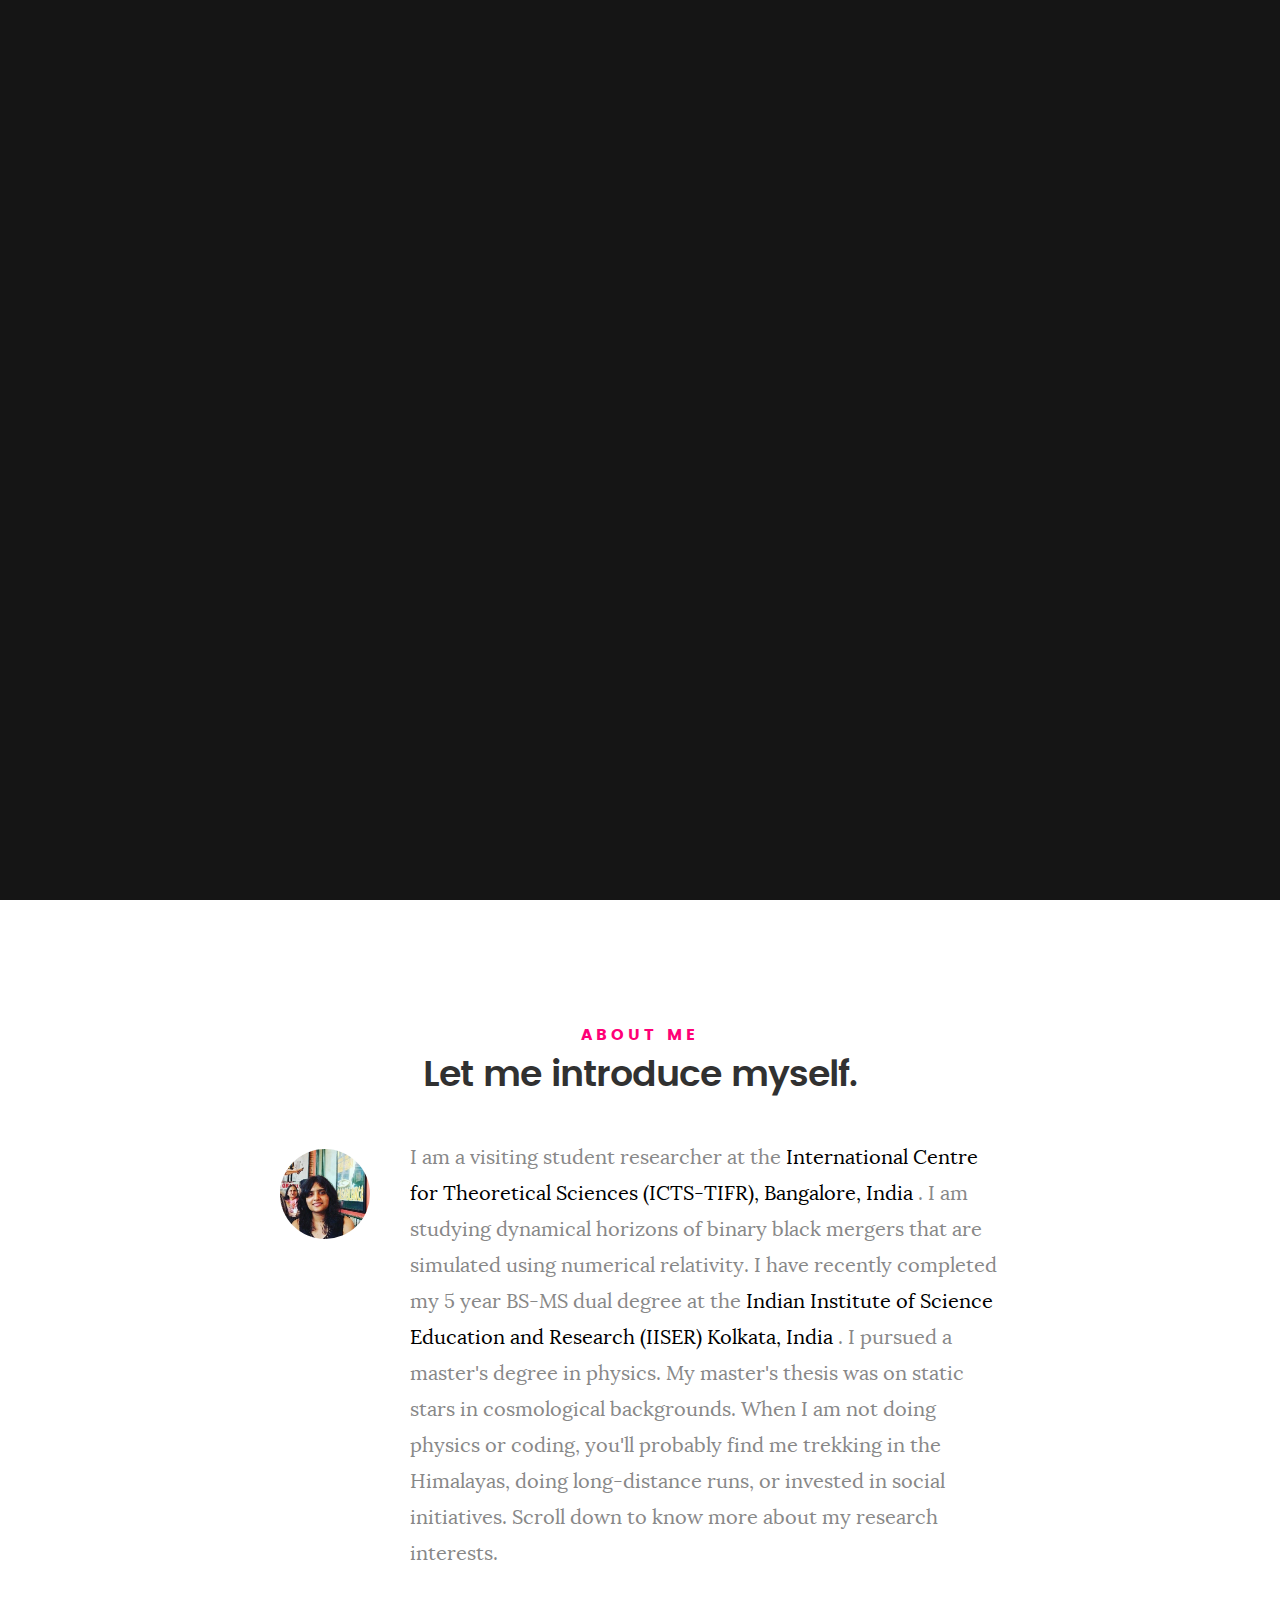
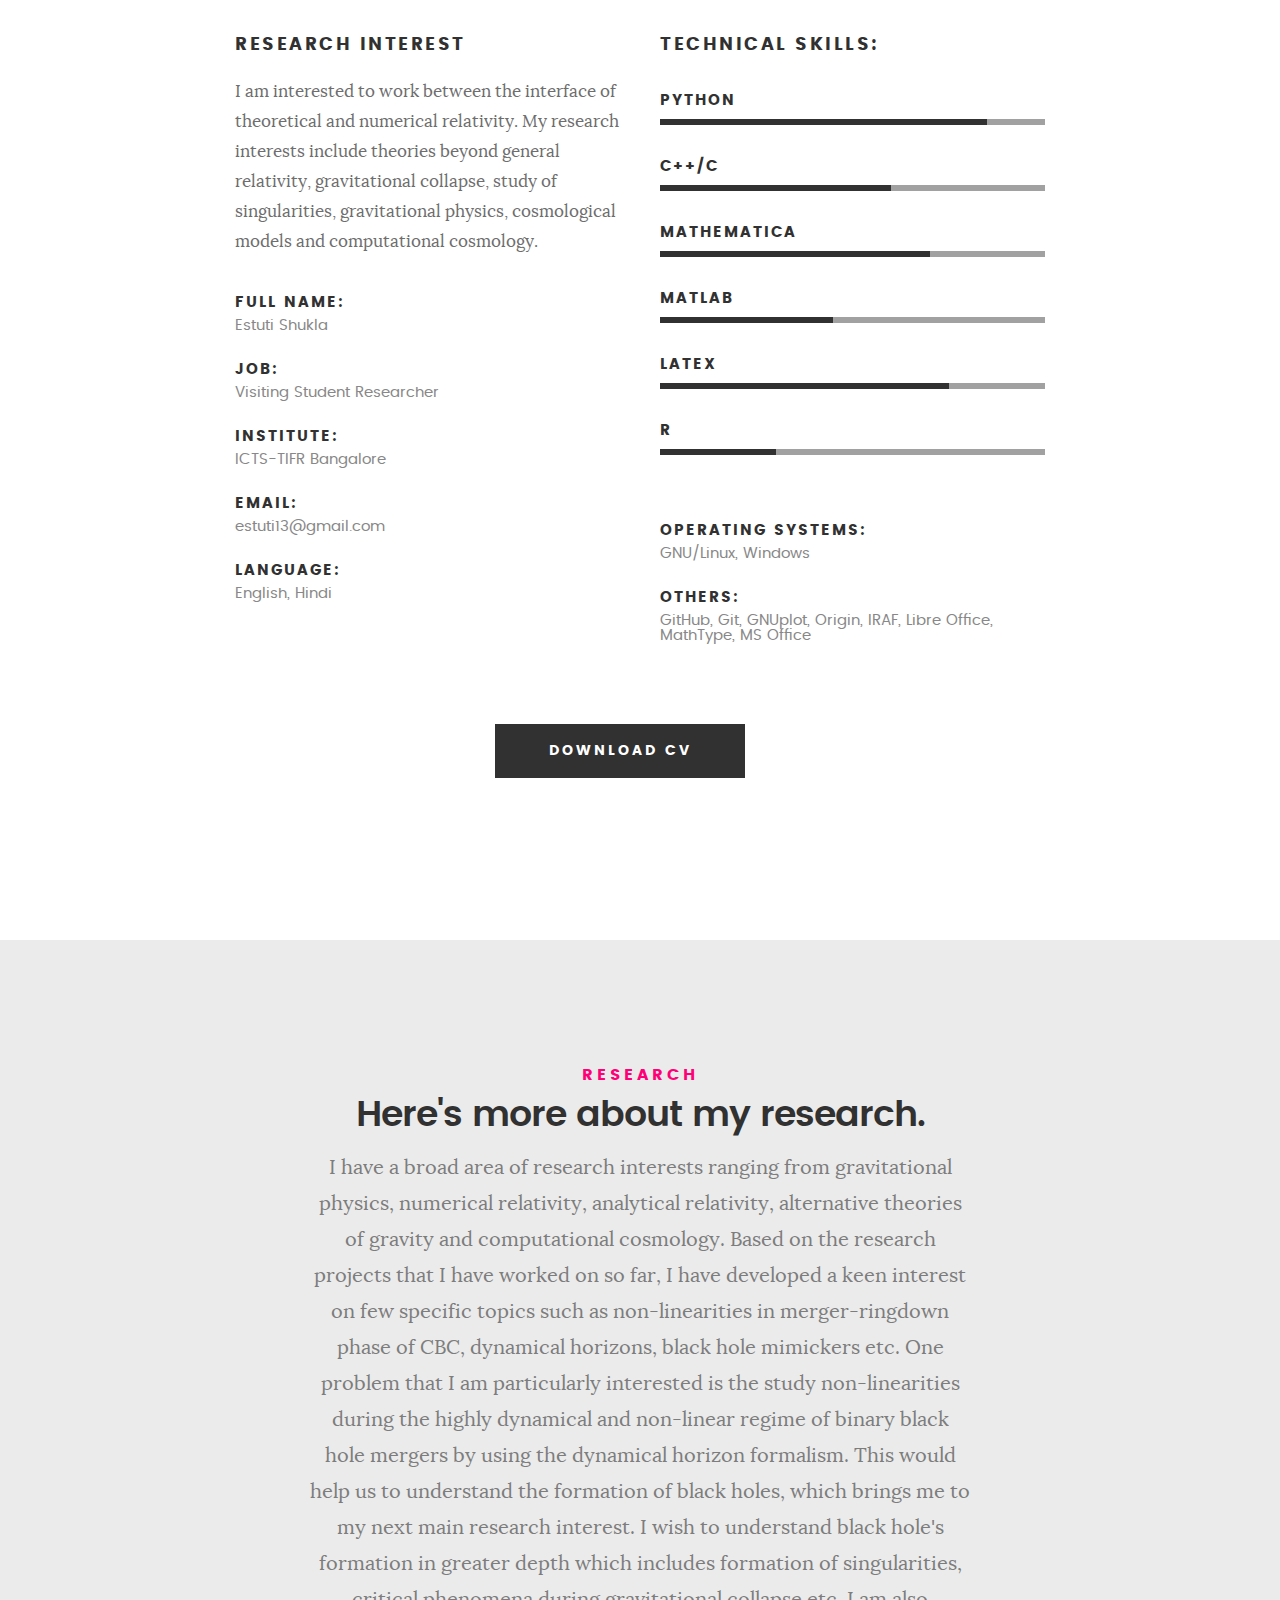
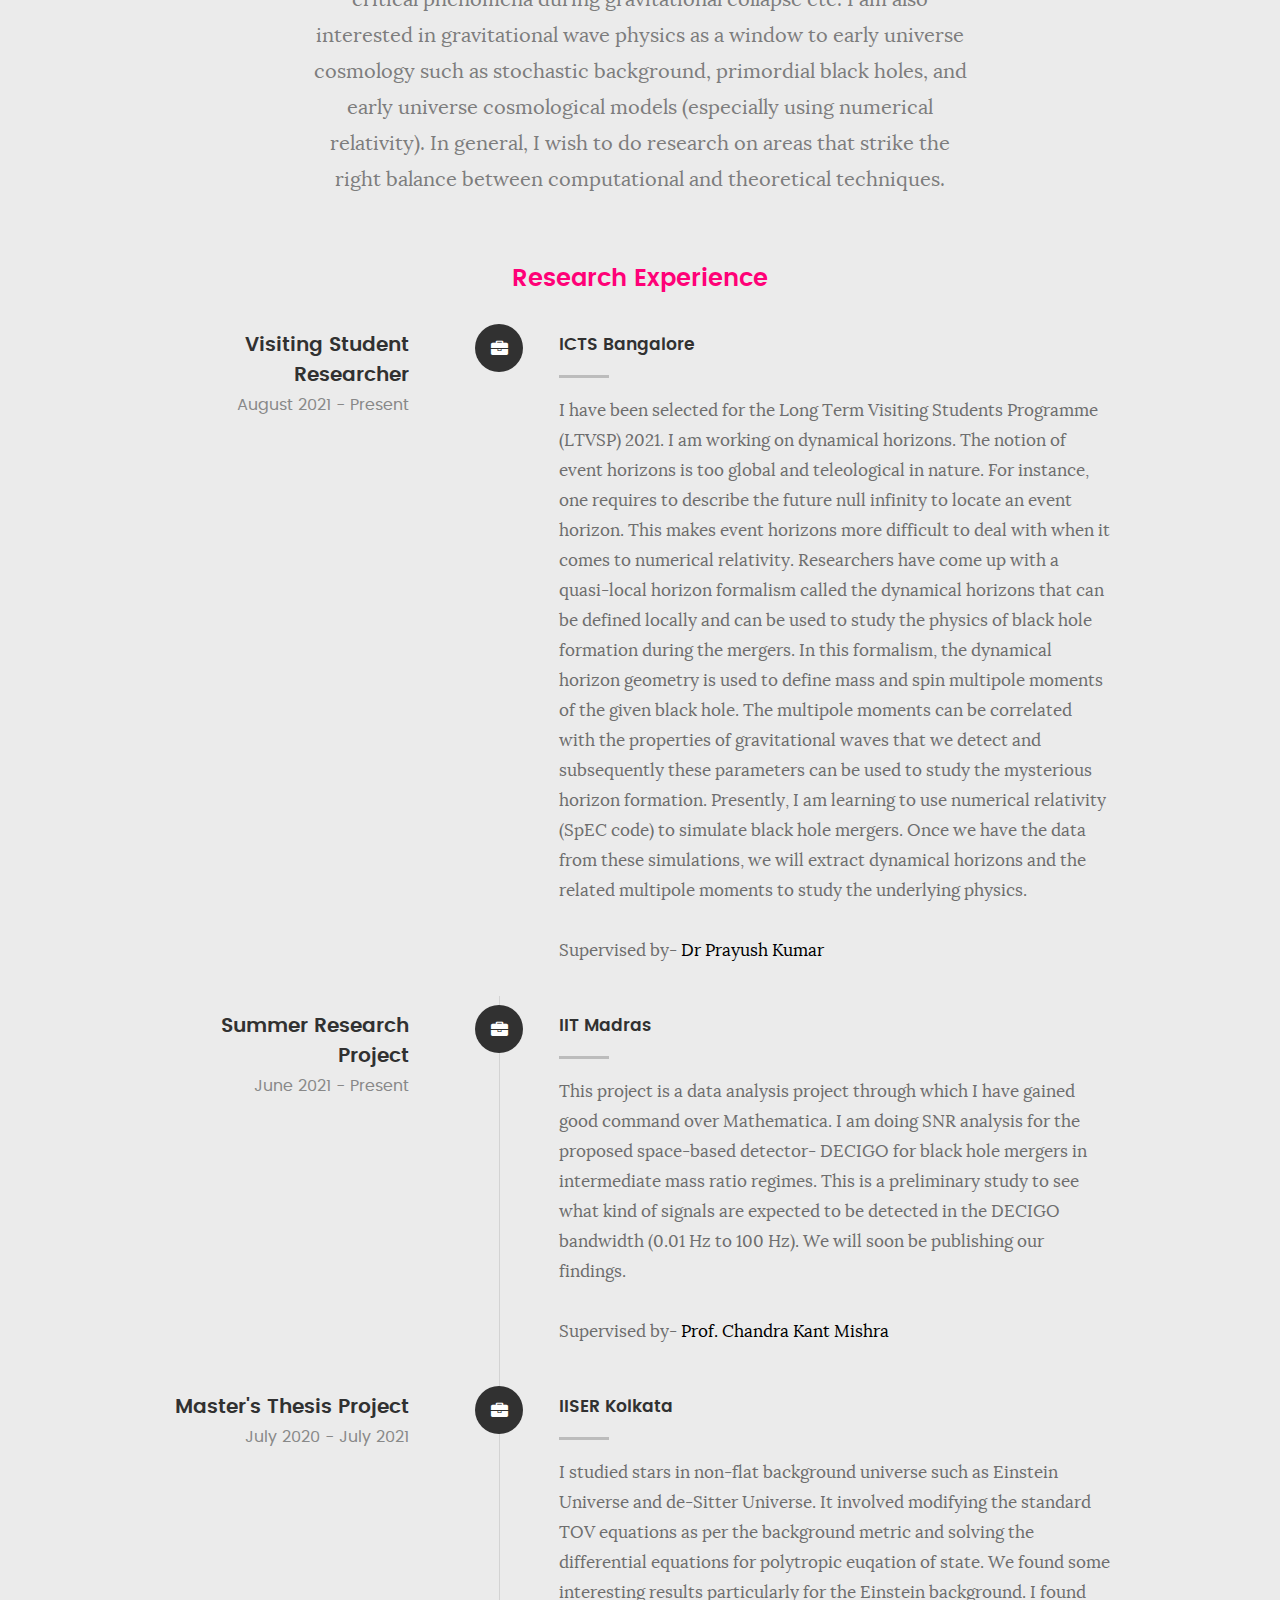
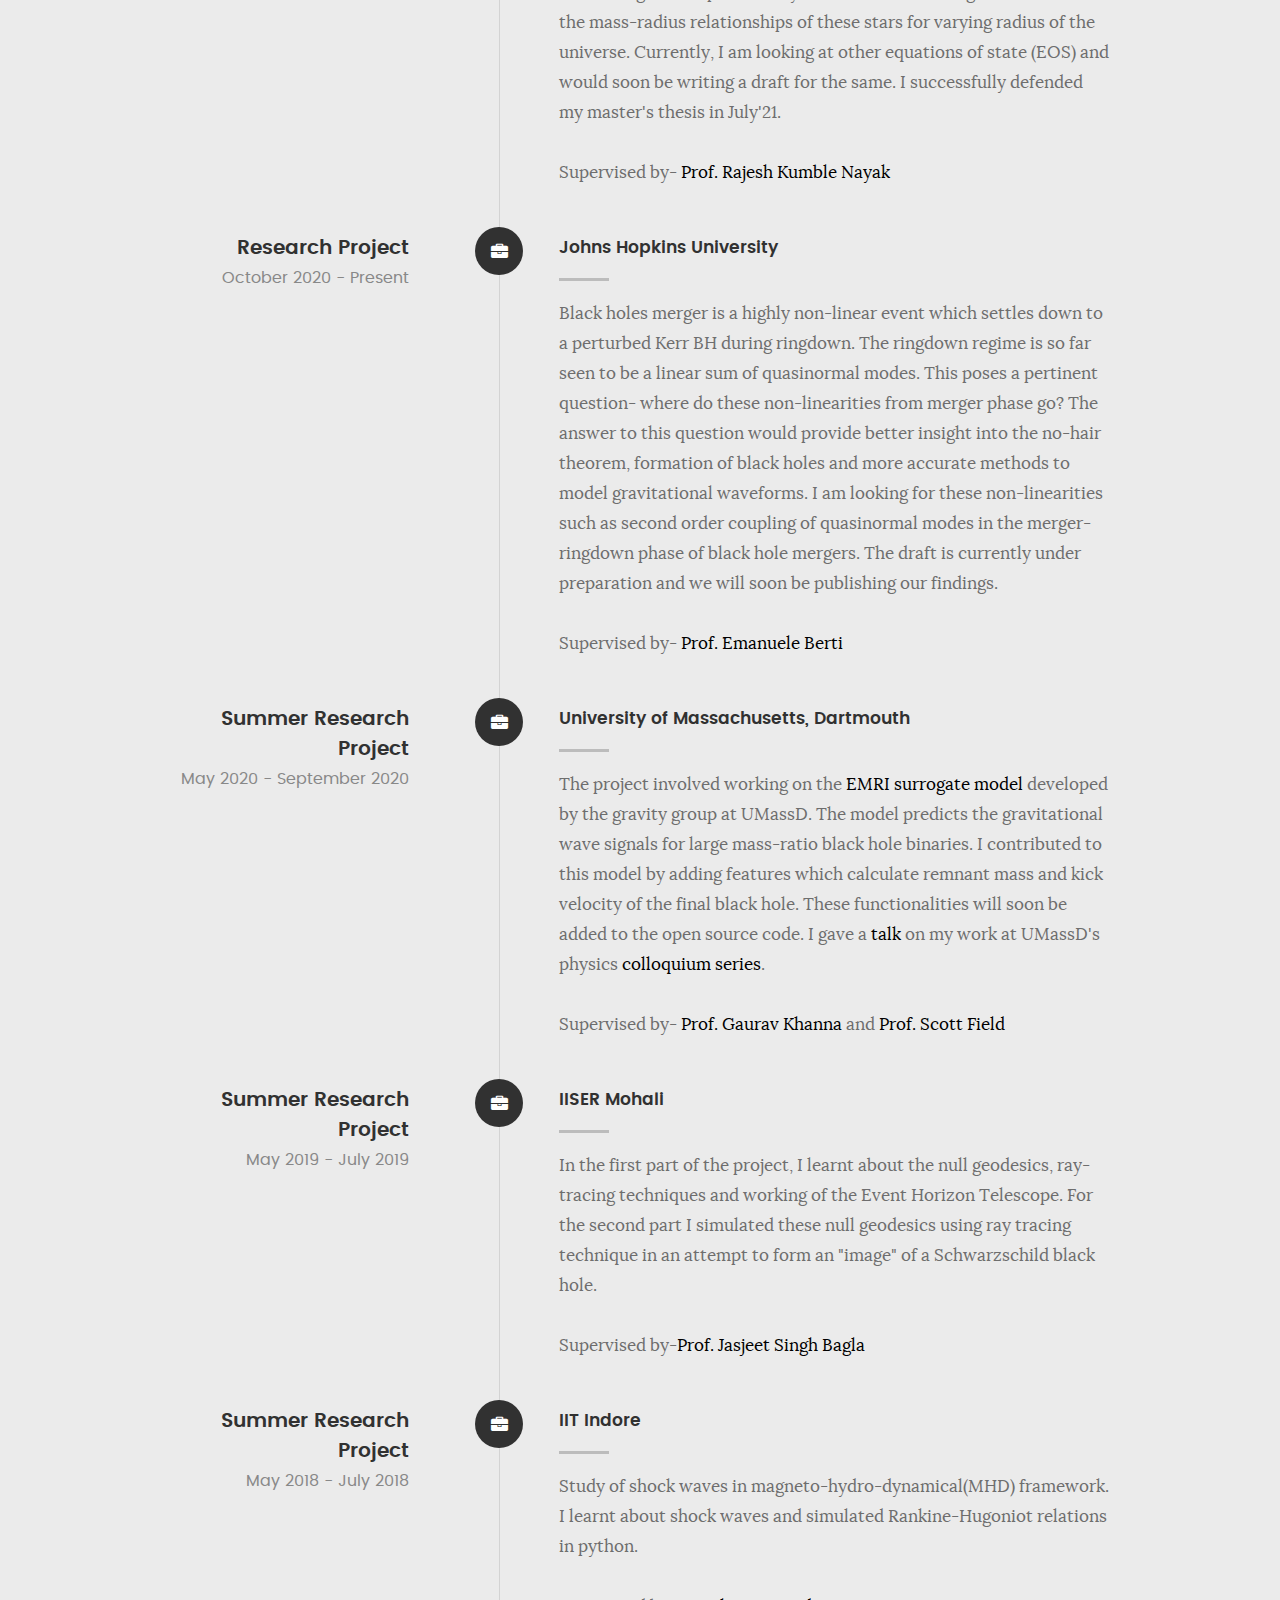
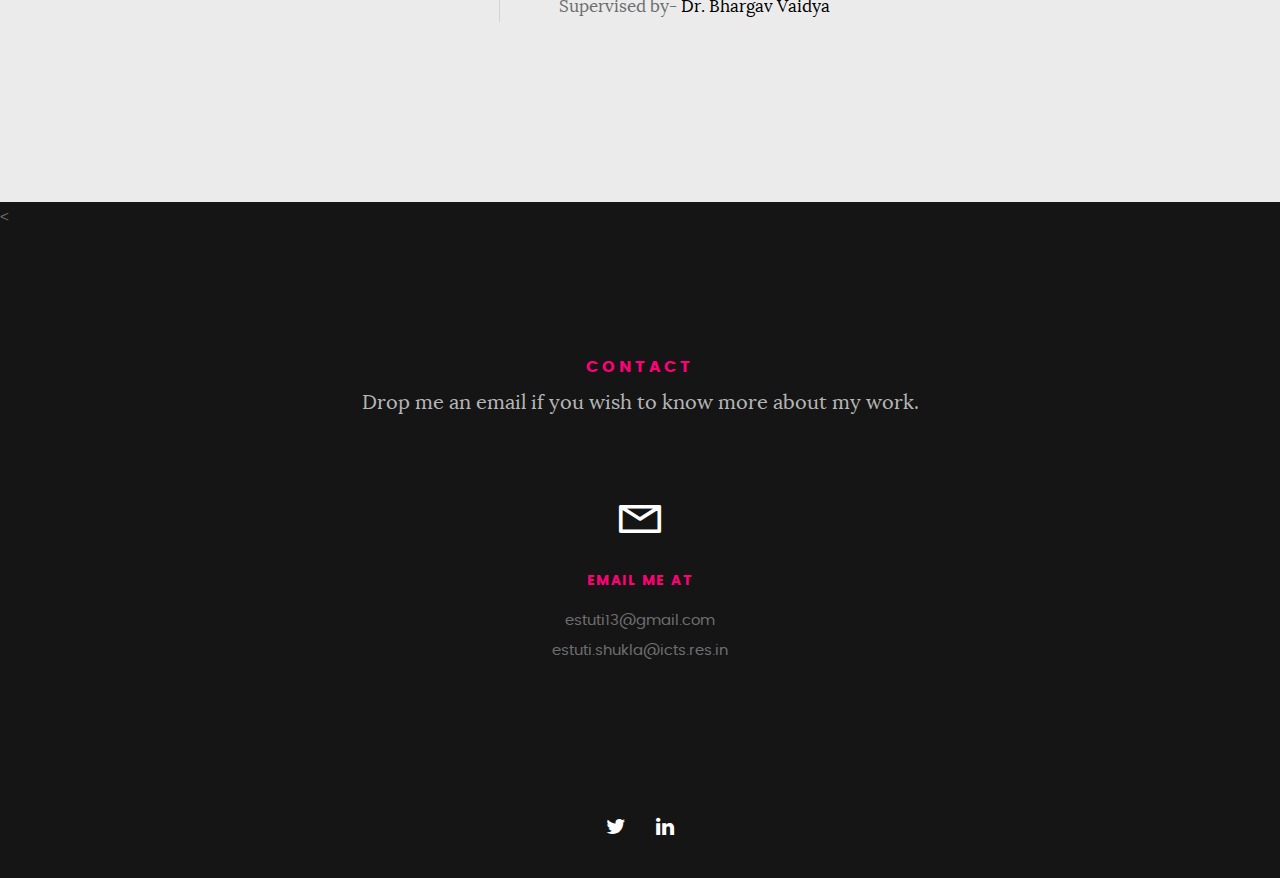
<file: index.html>
<!DOCTYPE html>
<!--[if IE 8 ]><html class="no-js oldie ie8" lang="en"> <![endif]-->
<!--[if IE 9 ]><html class="no-js oldie ie9" lang="en"> <![endif]-->
<!--[if (gte IE 9)|!(IE)]><!--><html class="no-js" lang="en"> <!--<![endif]-->
<head>
	<!-- Global site tag (gtag.js) - Google Analytics -->
    <script async src="https://www.googletagmanager.com/gtag/js?id=UA-174981708-1"></script>
	<script>
	window.dataLayer = window.dataLayer || [];
	function gtag(){dataLayer.push(arguments);}
	gtag('js', new Date());

	gtag('config', 'UA-174981708-1');
	</script>

   <!--- basic page needs
   ================================================== -->
    <meta http-equiv="Content-Type" content="text/html; charset="utf-8"/>
	<title>Estuti Shukla</title>
	<meta name="description" content="Estuti Shukla's Webpage">  
	<meta name="author" content="Estuti">
	<meta name="keywords" content="Estuti,Shukla, Estuti Shukla,Personal Website, IISER Kolkata, physics, gravitational physics">

   <!-- mobile specific metas
   ================================================== -->
	<meta name="viewport" content="width=device-width, initial-scale=1, maximum-scale=1">

 	<!-- CSS
   ================================================== -->
   <link rel="stylesheet" href="css/base.css">  
   <link rel="stylesheet" href="css/main.css">
   <link rel="stylesheet" href="css/vendor.css">     

   <!-- script
   ================================================== -->   
	<script src="js/modernizr.js"></script>
	<script src="js/pace.min.js"></script>

   <!-- favicons
	================================================== -->
	<link rel="icon" type="image/png" href="favicon.png">

</head>
	<meta name="google-site-verification" content="faxMOGBWMLlzoenO6YXyMQrvOXZHUB4O2vJECYgItAc" />
<body id="top">

	<!-- header 
   ================================================== -->
   <header>   	
   	<div class="row">

   		<div class="side-bar">
   			<a class="menu-toggle" href="#"><span>Menu</span></a>

	   		<div class="logo">
		         <a href="index.html"></a>
		      </div>		      

		   	<nav id="main-nav-wrap">
					<ul class="main-navigation">
						<li class="current"><a class="smoothscroll"  href="#intro" title="">Home</a></li>
						<li><a class="smoothscroll"  href="#about" title="">About Me</a></li>
						<li><a class="smoothscroll"  href="#resume" title="">Research</a></li>
						<li><a class="smoothscroll"  href="#contact" title="">Contact</a></li>					
					</ul>
				</nav>    		
   		</div> <!-- /top-bar --> 
   		
   	</div> <!-- /row --> 		
   </header> <!-- /header -->

	<!-- intro section
   ================================================== -->
   <section id="intro">   

   	<div class="intro-overlay"></div>	

   	<div class="intro-content">
   		<div class="row">

   			<div class="col-twelve">

	   			<h5>Hello, World.</h5>
	   			<h1>I'm Estuti Shukla.</h1>

	   			<p class="intro-position">
	   				<span>Physics Graduate Student</span> 
	   			</p>

	   			<a class="button stroke smoothscroll" href="#about" title="">More About Me</a>

	   		</div>  
   			
   		</div>   		 		
   	</div> <!-- /intro-content --> 

   	<ul class="intro-social">        
         <li><a href="https://twitter.com/e__shukla"><i class="fa fa-twitter"></i></a></li>
         <li><a href="https://www.linkedin.com/in/estuti-shukla-984a0b147/"><i class="fa fa-linkedin"></i></a></li>
         
    </ul> <!-- /intro-social -->      	

   </section> <!-- /intro -->


   <!-- about section
   ================================================== -->
   <section id="about">  

   	<div class="row section-intro">
   		<div class="col-twelve">

   			<h5>About Me</h5>
   			<h1>Let me introduce myself.</h1>

   			<div class="intro-info">

   				<img src="images/profile-pic.jpg" alt="Profile Picture">

   				<p class="lead">I am a visiting student researcher at the <a href= https://www.icts.res.in/> International Centre for Theoretical Sciences (ICTS-TIFR), Bangalore, India </a>. I am studying dynamical horizons of binary black mergers that are simulated using numerical relativity. I have recently completed my 5 year BS-MS dual degree at the <a href= https://www.iiserkol.ac.in> Indian Institute of Science Education and Research (IISER) Kolkata, India </a>. I pursued a master's degree in physics. My master's thesis was on static stars in cosmological backgrounds. When I am not doing physics or coding, you'll probably find me trekking in the Himalayas, doing long-distance runs, or invested in social initiatives. Scroll down to know more about my research interests. </p>
   			</div>   			

   		</div>   		
   	</div> <!-- /section-intro -->

   	<div class="row about-content">

   		<div class="col-six tab-full">

   			<h3>Research Interest</h3>
   			<p>I am interested to work between the interface of theoretical and numerical relativity. My research interests include theories beyond general relativity, gravitational collapse, study of singularities, gravitational physics, cosmological models and computational cosmology. </p>

   			<ul class="info-list">
   				<li>
   					<strong>Full name:</strong>
   					<span>Estuti Shukla</span>
   				</li>
   				<li>
   					<strong>Job:</strong>
   					<span>Visiting Student Researcher</span>
   				</li>
   				<li>
   					<strong>Institute:</strong>
   					<span>ICTS-TIFR Bangalore</span>
   				</li>
   				<li>
   					<strong>Email:</strong>
   					<span>estuti13@gmail.com</span>
					
   				</li>
                <li>
   					<strong>Language:</strong>
   					<span>English, Hindi</span>
   				</li>
   				  
   			</ul> <!-- /info-list -->

   		</div>

   		<div class="col-six tab-full">

   			<h3>Technical Skills:</h3>
   			
				<ul class="skill-bars">
				   <li>
				   	<div class="progress percent85"></div>
				   	<strong>Python</strong>
				   </li>
				   <li>
				   	<div class="progress percent60"></div>
				   	<strong>C++/C</strong>
				   </li>
				   <li>
				   	<div class="progress percent70"></div>
				   	<strong>Mathematica</strong>
				   </li>

				   <li>
				   	<div class="progress percent45"></div>
				   	<strong>MATLAB</strong>
				   </li>
				    <li>

				   	<div class="progress percent75"></div>
				   	<strong>LATEX</strong>
				   </li>

				   <li>
				   	<div class="progress percent30"></div>
				   	<strong>R</strong>
				   </li>
				         
				</ul> <!-- /skill-bars -->		
            
			<ul class="info-list">
   				<li>
   					<strong>Operating Systems:</strong><span>GNU/Linux, Windows</span>
				</li>
				<li>
					<strong>Others:</strong><span>GitHub, Git, GNUplot, Origin, IRAF, Libre Office, MathType, MS Office</span>
				</li>
			</ul>
   		</div>

   	</div>

   	<div class="row button-section">
   		<div class="col-twelve">
   			<a href="Estuti_CV.pdf" title="Download CV" class="button button-primary">Download CV</a>
   		</div>   		
   	</div>

   </section> <!-- /process-->    


   <!-- resume Section
   ================================================== -->
	<section id="resume" class="grey-section">

		<div class="row section-intro">
   		<div class="col-twelve">

   			<h5>Research</h5>
   			<h1>Here's more about my research.</h1>

   			<p class="lead">I have a broad area of research interests ranging from gravitational physics, numerical relativity, analytical relativity, alternative theories of gravity and computational cosmology. Based on the research projects that I have worked on so far, I have developed a keen interest on few specific topics such as non-linearities in merger-ringdown phase of CBC, dynamical horizons, black hole mimickers etc. One problem that I am particularly interested is the study non-linearities during the highly dynamical and non-linear regime of binary black hole mergers by using the dynamical horizon formalism. This would help us to understand the formation of black holes, which brings me to my next main research interest. I wish to understand black hole's formation in greater depth which includes formation of singularities, critical phenomena during gravitational collapse etc. I am also interested in gravitational wave physics as a window to early universe cosmology such as stochastic background, primordial black holes, and early universe cosmological models (especially using numerical relativity). In general, I wish to do research on areas that strike the right balance between computational and theoretical techniques. </p>

   		</div>   		
   	</div> <!-- /section-intro--> 

   	<div class="row resume-timeline">

   		<div class="col-twelve resume-header">

   			<h2>Research Experience</h2>

   		</div> <!-- /resume-header -->

   		<div class="col-twelve">
				<div class="timeline-block">

	   				<div class="timeline-ico">
	   					<i class="fa fa-briefcase"></i>
	   				</div>

	   				<div class="timeline-header">
	   					<h3>Visiting Student Researcher</h3>
	   					<p>August 2021 - Present </p>
	   				</div>

	   				<div class="timeline-content">
	   					<h4>ICTS Bangalore</h4>
	   					<p>I have been selected for the Long Term Visiting Students Programme (LTVSP) 2021. I am working on dynamical horizons. The notion of event horizons is too global and teleological in nature. For instance, one requires to describe the future null infinity to locate an event horizon. This makes event horizons more difficult to deal with when it comes to numerical relativity. Researchers have come up with a quasi-local horizon formalism called the dynamical horizons that can be defined locally and can be used to study the physics of black hole formation during the mergers. In this formalism, the dynamical horizon geometry is used to define mass and spin multipole moments of the given black hole. The multipole moments can be correlated with the properties of gravitational waves that we detect and subsequently these parameters can be used to study the mysterious horizon formation. Presently, I am learning to use numerical relativity (SpEC code) to simulate black hole mergers. Once we have the data from these simulations, we will extract dynamical horizons and the related multipole moments to study the underlying physics. </p><p>Supervised by- <a href=https://www.icts.res.in/people/prayush-kumarl> Dr Prayush Kumar </a></p>
	   				</div>

	   			</div> <!-- /timeline-block -->
				
   			<div class="timeline-wrap">
   							<div class="timeline-block">

	   				<div class="timeline-ico">
	   					<i class="fa fa-briefcase"></i>
	   				</div>

	   				<div class="timeline-header">
	   					<h3>Summer Research Project</h3>
	   					<p>June 2021 - Present</p>
	   				</div>

	   				<div class="timeline-content">
	   					<h4>IIT Madras</h4>
	   					<p>This project is a data analysis project through which I have gained good command over Mathematica. I am doing SNR analysis for the proposed space-based detector- DECIGO for black hole mergers in intermediate mass ratio regimes. This is a preliminary study to see what kind of signals are expected to be detected in the DECIGO bandwidth (0.01 Hz to 100 Hz). We will soon be publishing our findings. </p><p>Supervised by- <a href = https://iitm.irins.org/profile/68393> Prof. Chandra Kant Mishra </a>  </p>
	   				</div>

	   			</div> <!-- /timeline-block -->


   				<div class="timeline-block">

	   				<div class="timeline-ico">
	   					<i class="fa fa-briefcase"></i>
	   				</div>

	   				<div class="timeline-header">
	   					<h3>Master's Thesis Project</h3>
	   					<p>July 2020 - July 2021</p>
	   				</div>

	   				<div class="timeline-content">
	   					<h4>IISER Kolkata</h4>
	   					<p>I studied stars in non-flat background universe such as Einstein Universe and de-Sitter Universe. It involved modifying the standard TOV equations as per the background metric and solving the differential equations for polytropic euqation of state. We found some interesting results particularly for the Einstein background. I found the mass-radius relationships of these stars for varying radius of the universe. Currently, I am looking at other equations of state (EOS) and would soon be writing a draft for the same. I successfully defended my master's thesis in July'21. </p><p>Supervised by- <a href=https://www.iiserkol.ac.in/~rajesh/me.html> Prof. Rajesh Kumble Nayak </a></p>
	   				</div>

	   			</div> <!-- /timeline-block -->
				<div class="timeline-block">

	   				<div class="timeline-ico">
	   					<i class="fa fa-briefcase"></i>
	   				</div>

	   				<div class="timeline-header">
	   					<h3>Research Project</h3>
	   					<p>October 2020 - Present</p>
	   				</div>

	   				<div class="timeline-content">
	   					<h4>Johns Hopkins University</h4>
	   					<p>Black holes merger is a highly non-linear event which settles down to a perturbed Kerr BH during ringdown. The ringdown regime is so far seen to be a linear sum of quasinormal modes. This poses a pertinent question- where do these non-linearities from merger phase go? The answer to this question would provide better insight into the no-hair theorem, formation of black holes and more accurate methods to model gravitational waveforms. I am looking for these non-linearities such as second order coupling of quasinormal modes in the merger-ringdown phase of black hole mergers. The draft is currently under preparation and we will soon be publishing our findings.</p><p>Supervised by- <a href = https://physics-astronomy.jhu.edu/directory/emanuele-berti/> Prof. Emanuele Berti </a>  </p>
	   				</div>

	   			</div> <!-- /timeline-block -->


	   			<div class="timeline-block">

	   				<div class="timeline-ico">
	   					<i class="fa fa-briefcase"></i>
	   				</div>

	   				<div class="timeline-header">
	   					<h3>Summer Research Project</h3>
	   					<p>May 2020 - September 2020</p>
	   				</div>

	   				<div class="timeline-content">
	   					<h4>University of Massachusetts, Dartmouth</h4>
	   					<p>The project involved working on the <a href= https://arxiv.org/abs/1910.10473> EMRI surrogate model </a> developed by the gravity group at UMassD. The model predicts the gravitational wave signals for large mass-ratio black hole binaries. I contributed to this model by adding features which calculate remnant mass and kick velocity of the final black hole. These functionalities will soon be added to the open source code. I gave a <a href="Talk.pdf"> talk </a>on my work at UMassD's physics <a href= https://umassd.zoom.us/rec/play/ypWyjZ94E1tTBgIkJKzUc4EwBi3VGAB1oZ6rnbtdv78ALAjBvpZS5MxU_o-uix9g-bhGjykzJlYI94iL.00HYTvH7qjaI9WnW?continueMode=true&_x_zm_rtaid=Gk11VIMDSJiWLIcASRKV0A.1601146298855.b0e8f7ec91d43dea17969fb956908953&_x_zm_rhtaid=39> colloquium series</a>.</p><p>Supervised by- <a href = https://www.umassd.edu/directory/gkhanna/ > Prof. Gaurav Khanna </a> and <a href= https://www.umassd.edu/directory/sfield/ > Prof. Scott Field </a> </p>
	   				</div>

	   			</div> <!-- /timeline-block -->

	   			<div class="timeline-block">

	   				<div class="timeline-ico">
	   					<i class="fa fa-briefcase"></i>
	   				</div>

	   				<div class="timeline-header">
	   					<h3>Summer Research Project</h3>
	   					<p>May 2019 - July 2019</p>
	   				</div>

	   				<div class="timeline-content">
	   					<h4>IISER Mohali</h4>
	   					<p> In the first part of the project, I learnt about the null geodesics, ray-tracing techniques and working of the Event Horizon Telescope. For the second part I simulated these null geodesics using ray tracing technique in an attempt to form an "image" of a Schwarzschild black hole.</p><p>Supervised by-<a href=http://www.iisermohali.ac.in/faculty/dps/jasjeet>Prof. Jasjeet Singh Bagla </a></p>
	   				</div>

	   			</div> <!-- /timeline-block -->
				
				<div class="timeline-block">

	   				<div class="timeline-ico">
	   					<i class="fa fa-briefcase"></i>
	   				</div>

	   				<div class="timeline-header">
	   					<h3>Summer Research Project</h3>
	   					<p>May 2018 - July 2018</p>
	   				</div>

	   				<div class="timeline-content">
	   					<h4>IIT Indore</h4>
	   					<p> Study of shock waves in magneto-hydro-dynamical(MHD) framework. I learnt about shock waves and simulated Rankine-Hugoniot relations in python.                     
						</p><p>Supervised by- <a href=http://people.iiti.ac.in/~bvaidya/>Dr. Bhargav Vaidya  </a></p>
	   				</div>

	   			</div> <!-- /timeline-block -->
				
				</div> <!-- /timeline-wrap -->   			

   		</div> <!-- /col-twelve -->
   		
   	</div> <!-- /resume-timeline -->
   	
   		
	</section> <!-- /features -->


	<
   <!-- contact
   ================================================== -->
	<section id="contact">

		<div class="row section-intro">
   		<div class="col-twelve">

   			<h5>Contact</h5>
   			
   			<p class="lead">Drop me an email if you wish to know more about my work. </p>

   		</div> 
   	</div> <!-- /section-intro -->

   	
   	<div class="row contact-info">

   		
   		<div class="tab-full ">

   			<div class="icon">
   				<i class="icon-mail"></i>
   			</div>

   			<h5>Email Me At</h5>

   			<p>estuti13@gmail.com<br>
			   estuti.shukla@icts.res.in			     
			   </p>

   		</div>

   		
   	</div> <!-- /contact-info -->
		
	</section> <!-- /contact -->


   <!-- footer
   ================================================== -->

   <footer>
     	<div class="row">

     		<div class="row contact-info">

     			<ul class="footer-social">        
			            
					
					<li><a href="https://twitter.com/e__shukla"><i class="fa fa-twitter"></i></a></li>
					<li><a href="https://www.linkedin.com/in/estuti-shukla-984a0b147/"><i class="fa fa-linkedin"></i></a></li>
					
     		</ul> 
	      		
	      </div>

      	
	      	<div id="go-top">
		         <a class="smoothscroll" title="Back to Top" href="#top"><i class="fa fa-long-arrow-up"></i></a>
		      </div>

      	</div> <!-- /row -->     	
   </footer>  

   <div id="preloader"> 
    	<div id="loader"></div>
   </div> 

   <!-- Java Script
   ================================================== --> 
   <script src="js/jquery-2.1.3.min.js"></script>
   <script src="js/plugins.js"></script>
   <script src="js/main.js"></script>

</body>

</html>
</file>
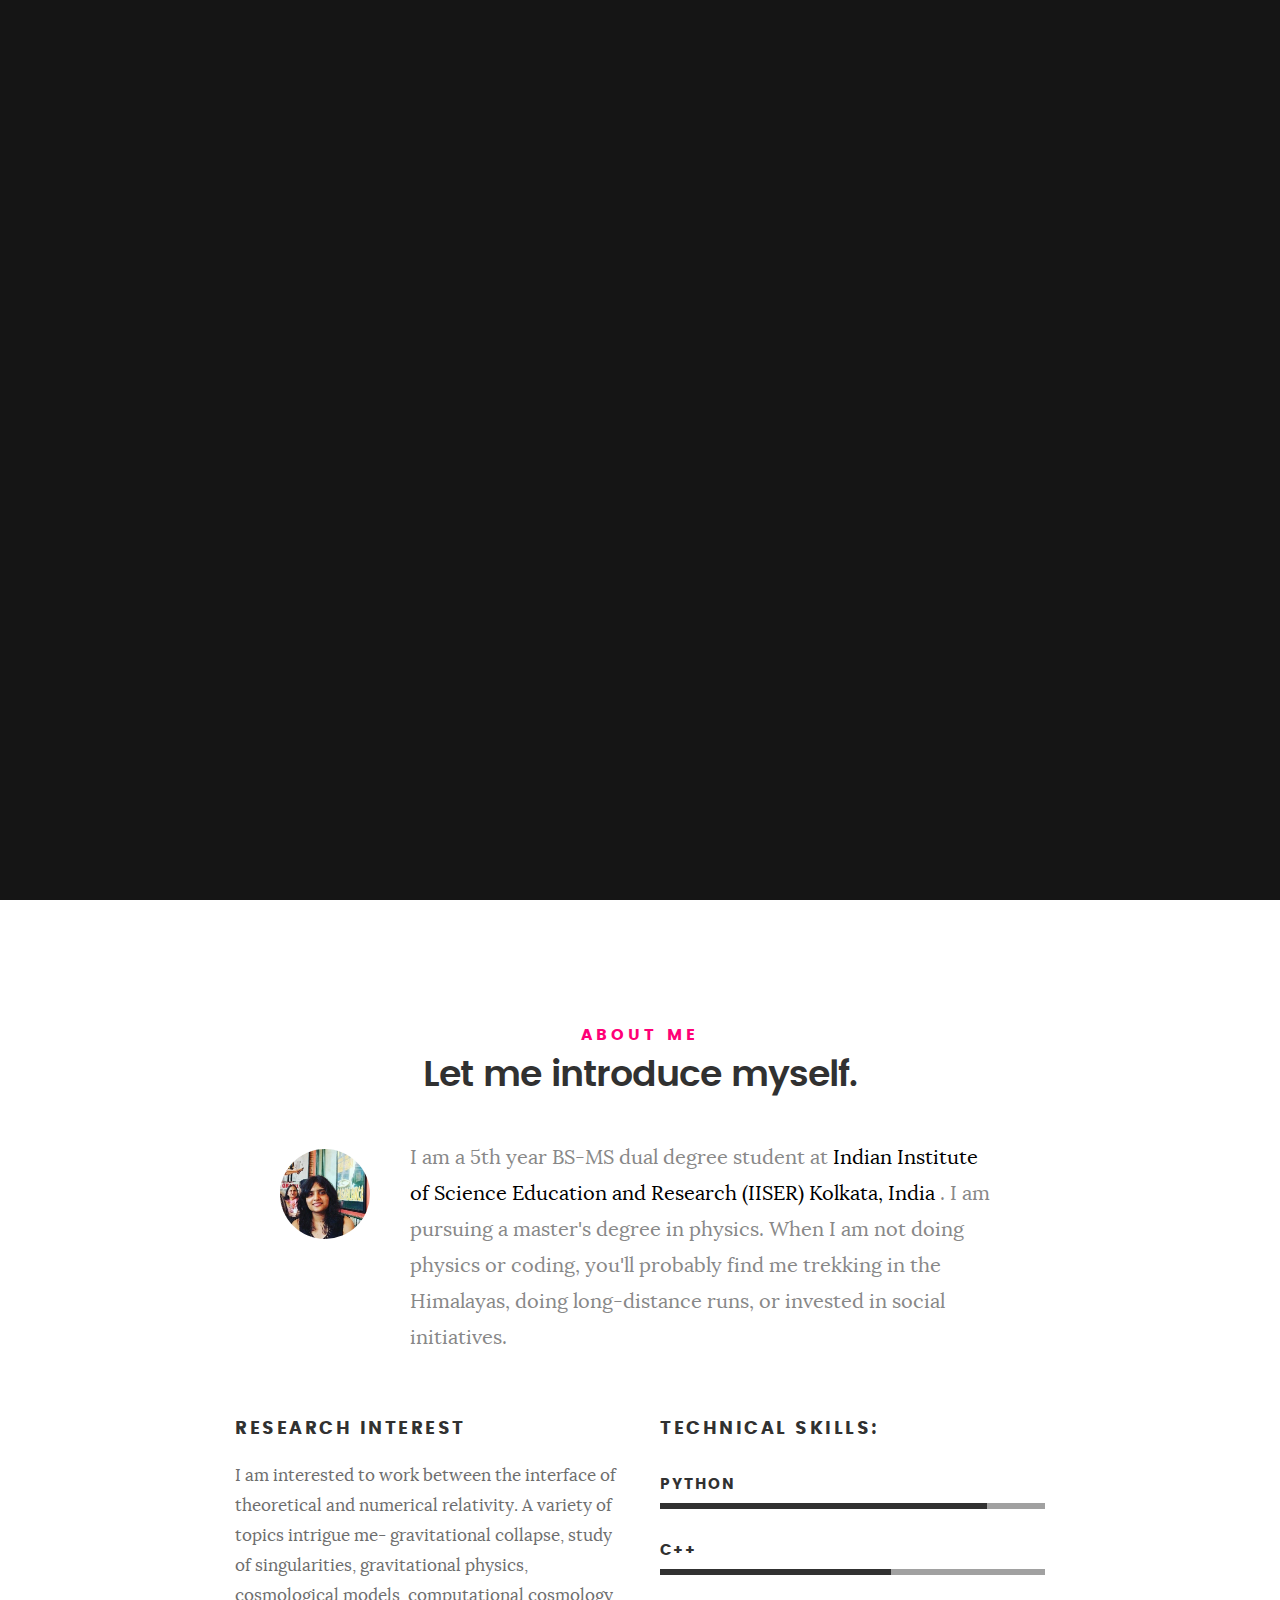
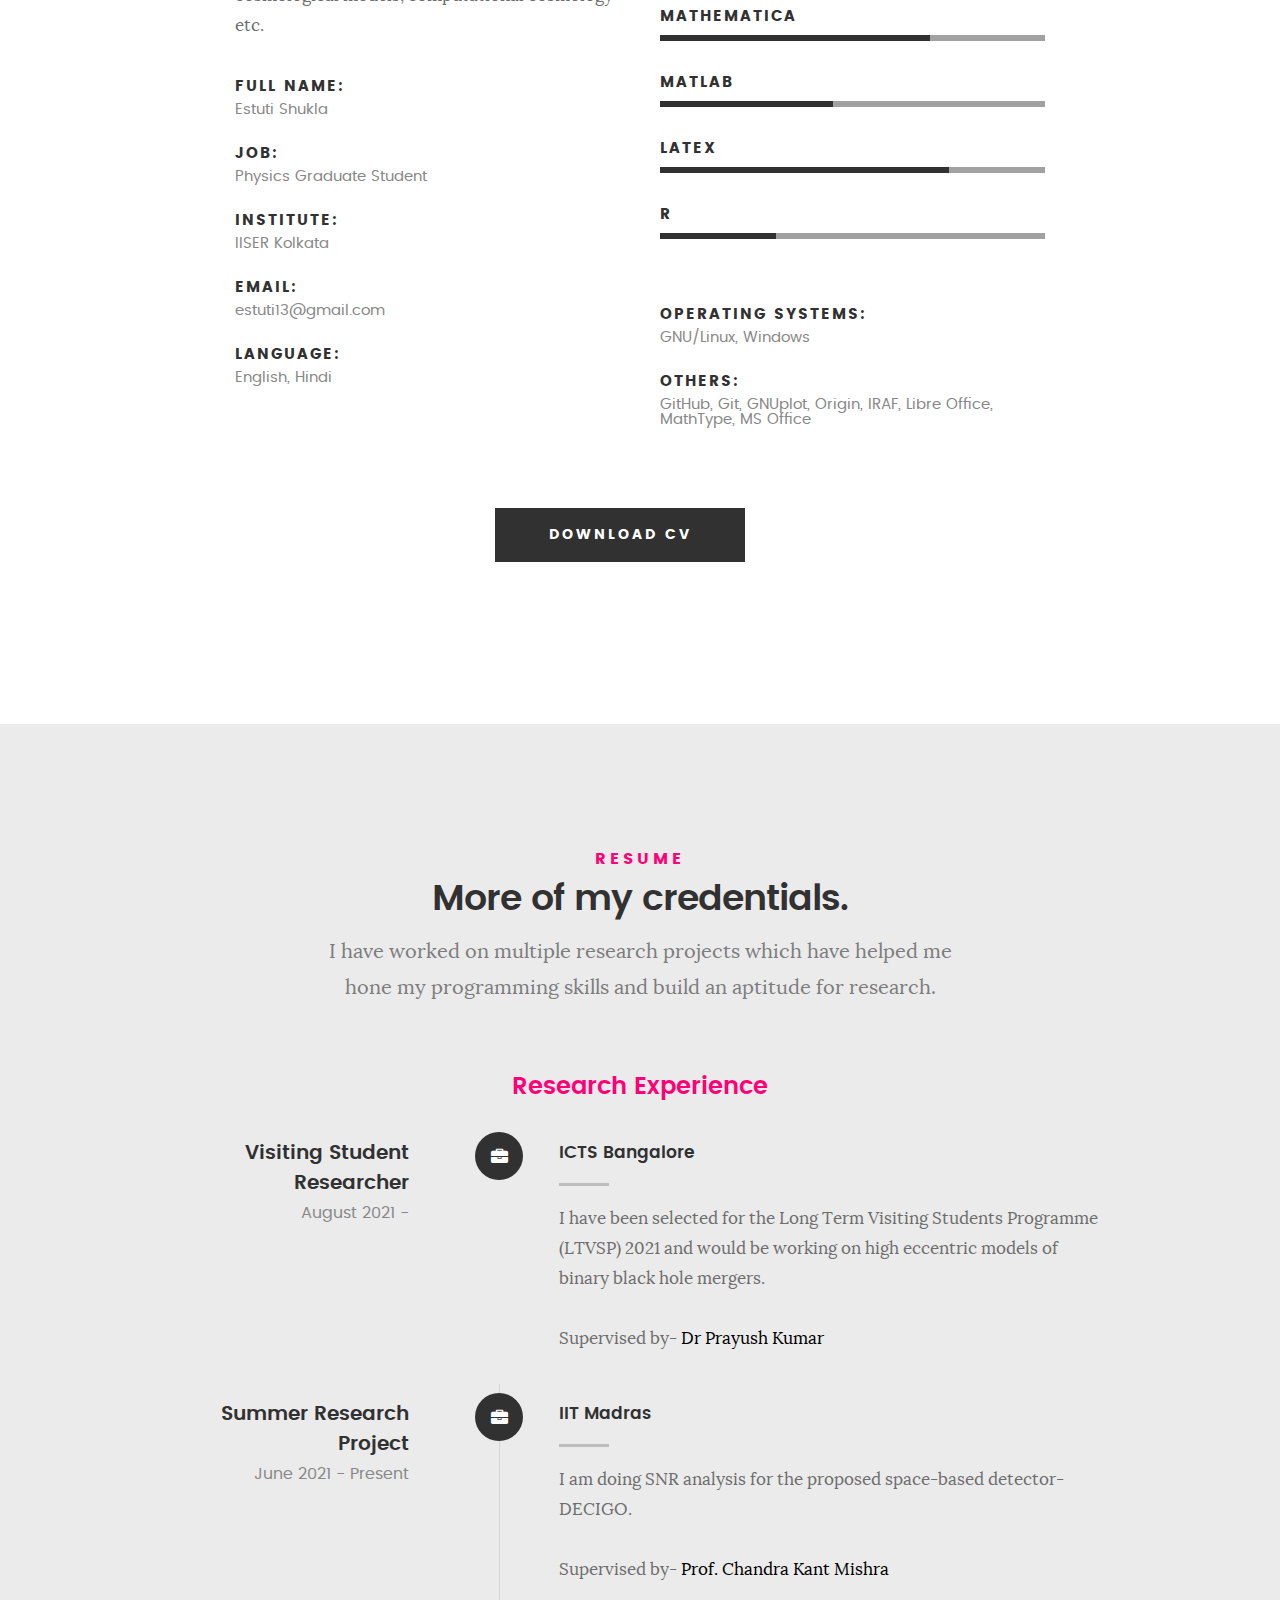
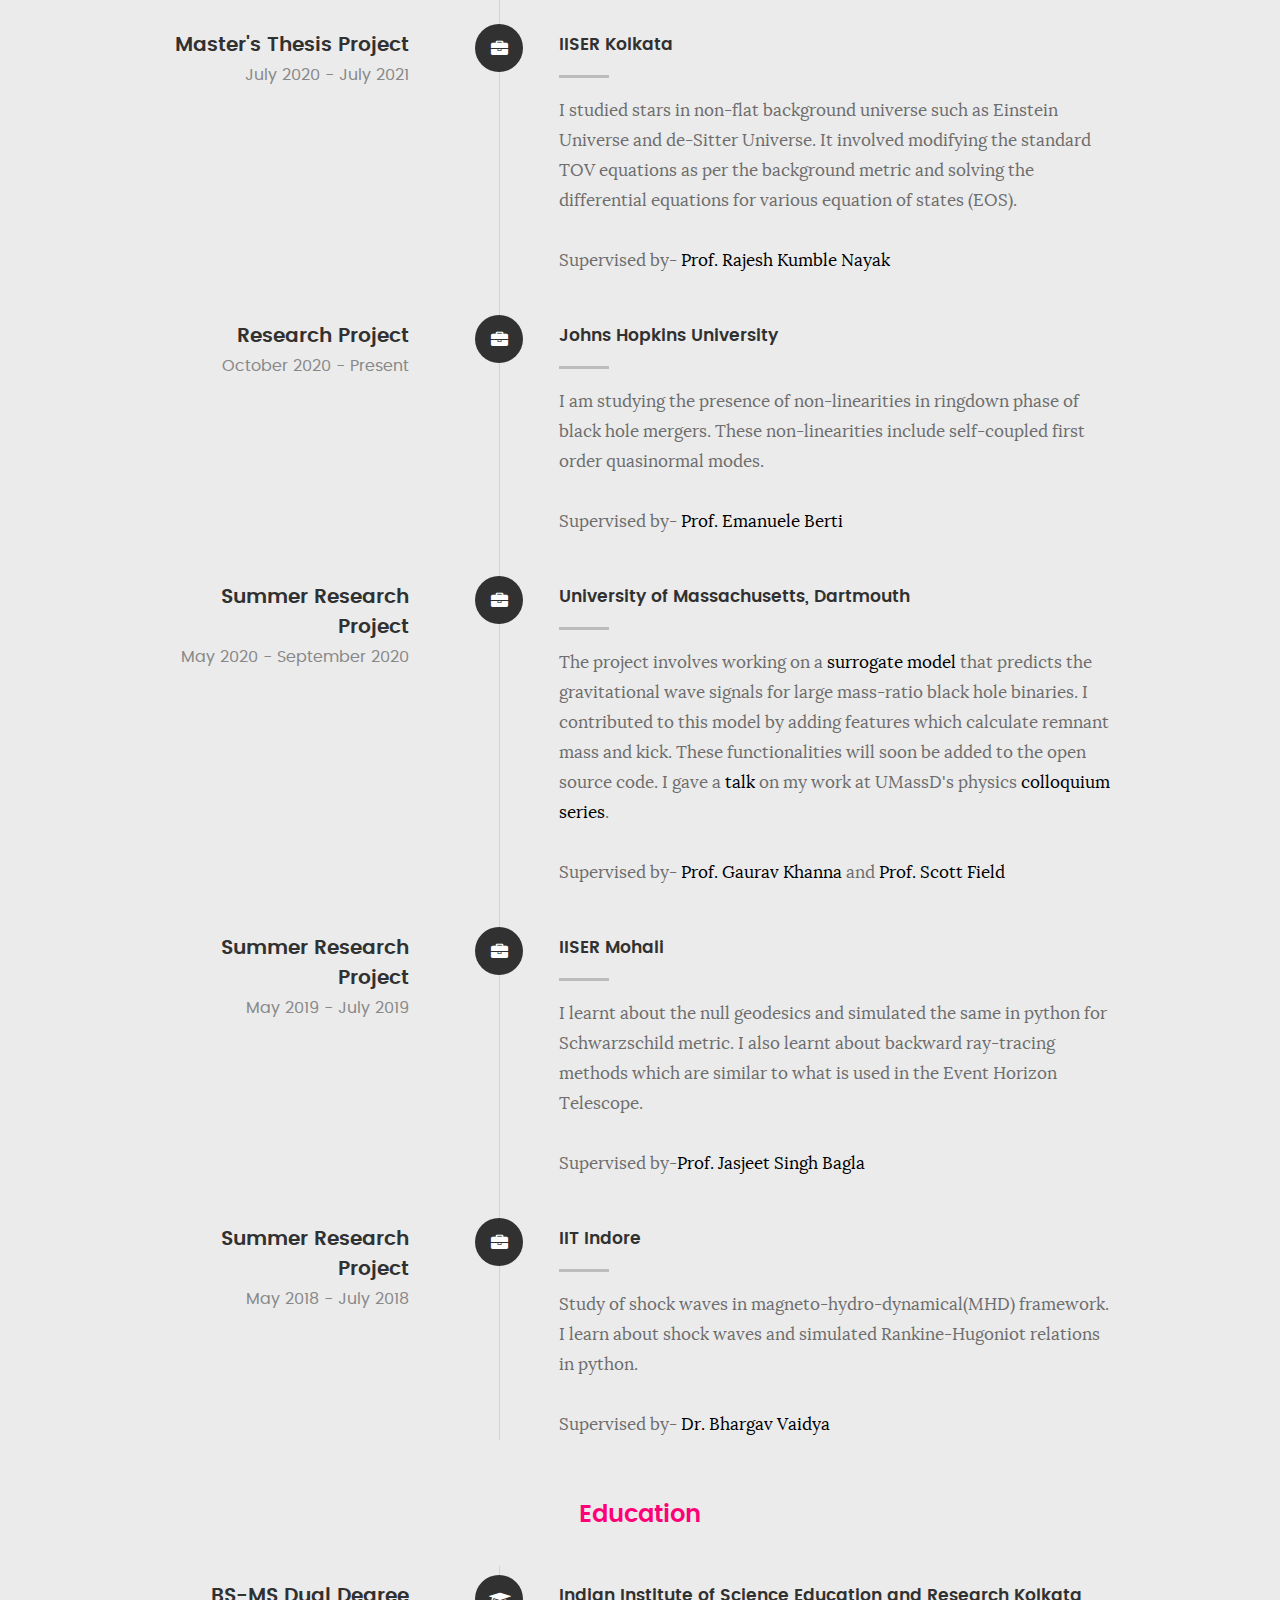
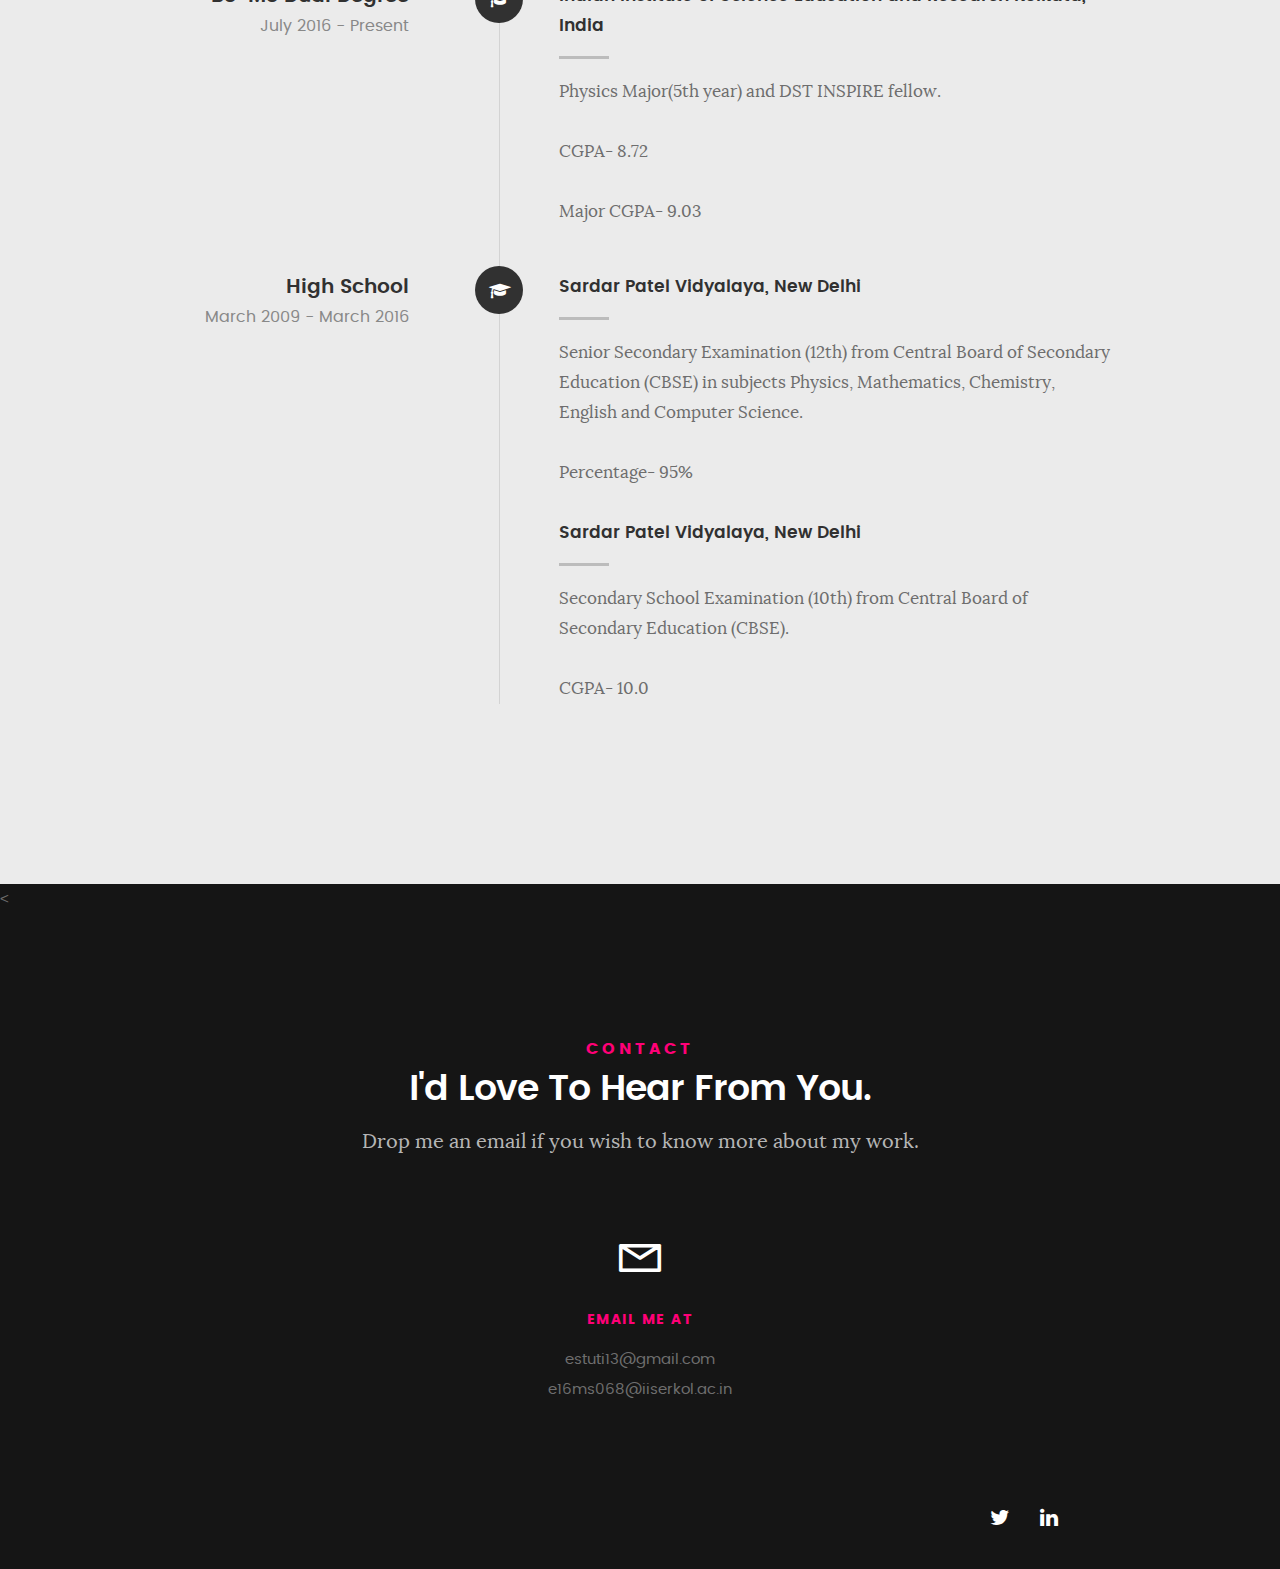
<file: Estuti.html>
<!DOCTYPE html>
<!--[if IE 8 ]><html class="no-js oldie ie8" lang="en"> <![endif]-->
<!--[if IE 9 ]><html class="no-js oldie ie9" lang="en"> <![endif]-->
<!--[if (gte IE 9)|!(IE)]><!--><html class="no-js" lang="en"> <!--<![endif]-->
<head>
	<!-- Global site tag (gtag.js) - Google Analytics -->
    <script async src="https://www.googletagmanager.com/gtag/js?id=UA-174981708-1"></script>
	<script>
	window.dataLayer = window.dataLayer || [];
	function gtag(){dataLayer.push(arguments);}
	gtag('js', new Date());

	gtag('config', 'UA-174981708-1');
	</script>

   <!--- basic page needs
   ================================================== -->
    <meta http-equiv="Content-Type" content="text/html; charset="utf-8"/>
	<title>Estuti Shukla</title>
	<meta name="description" content="Estuti Shukla's Webpage">  
	<meta name="author" content="Estuti">
	<meta name="keywords" content="Estuti,Shukla, Estuti Shukla,Personal Website, IISER Kolkata, physics, gravitational physics">

   <!-- mobile specific metas
   ================================================== -->
	<meta name="viewport" content="width=device-width, initial-scale=1, maximum-scale=1">

 	<!-- CSS
   ================================================== -->
   <link rel="stylesheet" href="css/base.css">  
   <link rel="stylesheet" href="css/main.css">
   <link rel="stylesheet" href="css/vendor.css">     

   <!-- script
   ================================================== -->   
	<script src="js/modernizr.js"></script>
	<script src="js/pace.min.js"></script>

   <!-- favicons
	================================================== -->
	<link rel="icon" type="image/png" href="favicon.png">

</head>
	<meta name="google-site-verification" content="faxMOGBWMLlzoenO6YXyMQrvOXZHUB4O2vJECYgItAc" />
<body id="top">

	<!-- header 
   ================================================== -->
   <header>   	
   	<div class="row">

   		<div class="side-bar">
   			<a class="menu-toggle" href="#"><span>Menu</span></a>

	   		<div class="logo">
		         <a href="index.html"></a>
		      </div>		      

		   	<nav id="main-nav-wrap">
					<ul class="main-navigation">
						<li class="current"><a class="smoothscroll"  href="#intro" title="">Home</a></li>
						<li><a class="smoothscroll"  href="#about" title="">About Me</a></li>
						<li><a class="smoothscroll"  href="#resume" title="">Resume</a></li>
						<li><a class="smoothscroll"  href="#contact" title="">Contact</a></li>					
					</ul>
				</nav>    		
   		</div> <!-- /top-bar --> 
   		
   	</div> <!-- /row --> 		
   </header> <!-- /header -->

	<!-- intro section
   ================================================== -->
   <section id="intro">   

   	<div class="intro-overlay"></div>	

   	<div class="intro-content">
   		<div class="row">

   			<div class="col-twelve">

	   			<h5>Hello, World.</h5>
	   			<h1>I'm Estuti Shukla.</h1>

	   			<p class="intro-position">
	   				<span>Physics Graduate Student</span> 
	   			</p>

	   			<a class="button stroke smoothscroll" href="#about" title="">More About Me</a>

	   		</div>  
   			
   		</div>   		 		
   	</div> <!-- /intro-content --> 

   	<ul class="intro-social">        
         <li><a href="https://twitter.com/e__shukla"><i class="fa fa-twitter"></i></a></li>
         <li><a href="https://www.linkedin.com/in/estuti-shukla-984a0b147/"><i class="fa fa-linkedin"></i></a></li>
         
    </ul> <!-- /intro-social -->      	

   </section> <!-- /intro -->


   <!-- about section
   ================================================== -->
   <section id="about">  

   	<div class="row section-intro">
   		<div class="col-twelve">

   			<h5>About Me</h5>
   			<h1>Let me introduce myself.</h1>

   			<div class="intro-info">

   				<img src="images/profile-pic.jpg" alt="Profile Picture">

   				<p class="lead">I am a 5th year BS-MS dual degree student at <a href= https://www.iiserkol.ac.in> Indian Institute of Science Education and Research (IISER) Kolkata, India </a>. I am pursuing a master's degree in physics. When I am not doing physics or coding, you'll probably find me trekking in the Himalayas, doing long-distance runs, or invested in social initiatives.  </p>
   			</div>   			

   		</div>   		
   	</div> <!-- /section-intro -->

   	<div class="row about-content">

   		<div class="col-six tab-full">

   			<h3>Research Interest</h3>
   			<p>I am interested to work between the interface of theoretical and numerical relativity. A variety of topics intrigue me- gravitational collapse, study of singularities, gravitational physics, cosmological models, computational cosmology etc. </p>

   			<ul class="info-list">
   				<li>
   					<strong>Full name:</strong>
   					<span>Estuti Shukla</span>
   				</li>
   				<li>
   					<strong>Job:</strong>
   					<span>Physics Graduate Student</span>
   				</li>
   				<li>
   					<strong>Institute:</strong>
   					<span>IISER Kolkata</span>
   				</li>
   				<li>
   					<strong>Email:</strong>
   					<span>estuti13@gmail.com</span>
					
   				</li>
                <li>
   					<strong>Language:</strong>
   					<span>English, Hindi</span>
   				</li>
   				  
   			</ul> <!-- /info-list -->

   		</div>

   		<div class="col-six tab-full">

   			<h3>Technical Skills:</h3>
   			
				<ul class="skill-bars">
				   <li>
				   	<div class="progress percent85"></div>
				   	<strong>Python</strong>
				   </li>
				   <li>
				   	<div class="progress percent60"></div>
				   	<strong>C++</strong>
				   </li>
				   <li>
				   	<div class="progress percent70"></div>
				   	<strong>Mathematica</strong>
				   </li>

				   <li>
				   	<div class="progress percent45"></div>
				   	<strong>MATLAB</strong>
				   </li>
				    <li>

				   	<div class="progress percent75"></div>
				   	<strong>LATEX</strong>
				   </li>

				   <li>
				   	<div class="progress percent30"></div>
				   	<strong>R</strong>
				   </li>
				         
				</ul> <!-- /skill-bars -->		
            
			<ul class="info-list">
   				<li>
   					<strong>Operating Systems:</strong><span>GNU/Linux, Windows</span>
				</li>
				<li>
					<strong>Others:</strong><span>GitHub, Git, GNUplot, Origin, IRAF, Libre Office, MathType, MS Office</span>
				</li>
			</ul>
   		</div>

   	</div>

   	<div class="row button-section">
   		<div class="col-twelve">
   			<a href="Estuti_CV.pdf" title="Download CV" class="button button-primary">Download CV</a>
   		</div>   		
   	</div>

   </section> <!-- /process-->    


   <!-- resume Section
   ================================================== -->
	<section id="resume" class="grey-section">

		<div class="row section-intro">
   		<div class="col-twelve">

   			<h5>Resume</h5>
   			<h1>More of my credentials.</h1>

   			<p class="lead">I have worked on multiple research projects which have helped me hone my programming skills and build an aptitude for research. </p>

   		</div>   		
   	</div> <!-- /section-intro--> 

   	<div class="row resume-timeline">

   		<div class="col-twelve resume-header">

   			<h2>Research Experience</h2>

   		</div> <!-- /resume-header -->

   		<div class="col-twelve">
				<div class="timeline-block">

	   				<div class="timeline-ico">
	   					<i class="fa fa-briefcase"></i>
	   				</div>

	   				<div class="timeline-header">
	   					<h3>Visiting Student Researcher</h3>
	   					<p>August 2021 - </p>
	   				</div>

	   				<div class="timeline-content">
	   					<h4>ICTS Bangalore</h4>
	   					<p>I have been selected for the Long Term Visiting Students Programme (LTVSP) 2021 and would be working on high eccentric models of binary black hole mergers. </p><p>Supervised by- <a href=https://www.icts.res.in/people/prayush-kumarl> Dr Prayush Kumar </a></p>
	   				</div>

	   			</div> <!-- /timeline-block -->
				
   			<div class="timeline-wrap">
   							<div class="timeline-block">

	   				<div class="timeline-ico">
	   					<i class="fa fa-briefcase"></i>
	   				</div>

	   				<div class="timeline-header">
	   					<h3>Summer Research Project</h3>
	   					<p>June 2021 - Present</p>
	   				</div>

	   				<div class="timeline-content">
	   					<h4>IIT Madras</h4>
	   					<p>I am doing SNR analysis for the proposed space-based detector- DECIGO.</p><p>Supervised by- <a href = https://iitm.irins.org/profile/68393> Prof. Chandra Kant Mishra </a>  </p>
	   				</div>

	   			</div> <!-- /timeline-block -->


   				<div class="timeline-block">

	   				<div class="timeline-ico">
	   					<i class="fa fa-briefcase"></i>
	   				</div>

	   				<div class="timeline-header">
	   					<h3>Master's Thesis Project</h3>
	   					<p>July 2020 - July 2021</p>
	   				</div>

	   				<div class="timeline-content">
	   					<h4>IISER Kolkata</h4>
	   					<p>I studied stars in non-flat background universe such as Einstein Universe and de-Sitter Universe. It involved modifying the standard TOV equations as per the background metric and solving the differential equations for various equation of states (EOS). </p><p>Supervised by- <a href=https://www.iiserkol.ac.in/~rajesh/me.html> Prof. Rajesh Kumble Nayak </a></p>
	   				</div>

	   			</div> <!-- /timeline-block -->
				<div class="timeline-block">

	   				<div class="timeline-ico">
	   					<i class="fa fa-briefcase"></i>
	   				</div>

	   				<div class="timeline-header">
	   					<h3>Research Project</h3>
	   					<p>October 2020 - Present</p>
	   				</div>

	   				<div class="timeline-content">
	   					<h4>Johns Hopkins University</h4>
	   					<p>I am studying the presence of non-linearities in ringdown phase of black hole mergers. These non-linearities include self-coupled first order quasinormal modes.</p><p>Supervised by- <a href = https://physics-astronomy.jhu.edu/directory/emanuele-berti/> Prof. Emanuele Berti </a>  </p>
	   				</div>

	   			</div> <!-- /timeline-block -->


	   			<div class="timeline-block">

	   				<div class="timeline-ico">
	   					<i class="fa fa-briefcase"></i>
	   				</div>

	   				<div class="timeline-header">
	   					<h3>Summer Research Project</h3>
	   					<p>May 2020 - September 2020</p>
	   				</div>

	   				<div class="timeline-content">
	   					<h4>University of Massachusetts, Dartmouth</h4>
	   					<p>The project involves working on a <a href= https://arxiv.org/abs/1910.10473> surrogate model </a> that predicts the gravitational wave signals for large mass-ratio black hole binaries. I contributed to this model by adding features which calculate remnant mass and kick. These functionalities will soon be added to the open source code. I gave a <a href="Talk.pdf"> talk </a>on my work at UMassD's physics <a href= https://umassd.zoom.us/rec/play/ypWyjZ94E1tTBgIkJKzUc4EwBi3VGAB1oZ6rnbtdv78ALAjBvpZS5MxU_o-uix9g-bhGjykzJlYI94iL.00HYTvH7qjaI9WnW?continueMode=true&_x_zm_rtaid=Gk11VIMDSJiWLIcASRKV0A.1601146298855.b0e8f7ec91d43dea17969fb956908953&_x_zm_rhtaid=39> colloquium series</a>.</p><p>Supervised by- <a href = https://www.umassd.edu/directory/gkhanna/ > Prof. Gaurav Khanna </a> and <a href= https://www.umassd.edu/directory/sfield/ > Prof. Scott Field </a> </p>
	   				</div>

	   			</div> <!-- /timeline-block -->

	   			<div class="timeline-block">

	   				<div class="timeline-ico">
	   					<i class="fa fa-briefcase"></i>
	   				</div>

	   				<div class="timeline-header">
	   					<h3>Summer Research Project</h3>
	   					<p>May 2019 - July 2019</p>
	   				</div>

	   				<div class="timeline-content">
	   					<h4>IISER Mohali</h4>
	   					<p> I learnt about the null geodesics and simulated the same in python for Schwarzschild metric. I also learnt about backward ray-tracing methods which are similar to what is used in the Event Horizon Telescope.</p><p>Supervised by-<a href=http://www.iisermohali.ac.in/faculty/dps/jasjeet>Prof. Jasjeet Singh Bagla </a></p>
	   				</div>

	   			</div> <!-- /timeline-block -->
				
				<div class="timeline-block">

	   				<div class="timeline-ico">
	   					<i class="fa fa-briefcase"></i>
	   				</div>

	   				<div class="timeline-header">
	   					<h3>Summer Research Project</h3>
	   					<p>May 2018 - July 2018</p>
	   				</div>

	   				<div class="timeline-content">
	   					<h4>IIT Indore</h4>
	   					<p> Study of shock waves in magneto-hydro-dynamical(MHD) framework. I learn about shock waves and simulated Rankine-Hugoniot relations in python.                     
						</p><p>Supervised by- <a href=http://people.iiti.ac.in/~bvaidya/>Dr. Bhargav Vaidya  </a></p>
	   				</div>

	   			</div> <!-- /timeline-block -->
				
				</div> <!-- /timeline-wrap -->   			

   		</div> <!-- /col-twelve -->
   		
   	</div> <!-- /resume-timeline -->
   	
   	<div class="row resume-timeline">

   		<div class="col-twelve resume-header">

   			<h2>Education</h2>

   		</div> <!-- /resume-header -->

   		<div class="col-twelve">

   			<div class="timeline-wrap">

   				<div class="timeline-block">

	   				<div class="timeline-ico">
	   					<i class="fa fa-graduation-cap"></i>
	   				</div>

	   				<div class="timeline-header">
	   					<h3>BS-MS Dual Degree</h3>
	   					<p>July 2016 - Present</p>
	   				</div>

	   				<div class="timeline-content">
	   					<h4>Indian Institute of Science Education and Research Kolkata, India</h4>
	   					<p>Physics Major(5th year) and DST INSPIRE fellow.</p><p>CGPA- 8.72</p><p> Major CGPA- 9.03
	   				</div>

	   			</div> <!-- /timeline-block -->

	   			<div class="timeline-block">

	   				<div class="timeline-ico">
	   					<i class="fa fa-graduation-cap"></i>
	   				</div>

	   				<div class="timeline-header">
	   					<h3>High School</h3>
	   					<p>March 2009 - March 2016</p>
	   				</div>

	   				<div class="timeline-content">
	   					<h4>Sardar Patel Vidyalaya, New Delhi</h4>
	   					<p>Senior Secondary Examination (12th) from Central Board of Secondary Education (CBSE) in subjects Physics, Mathematics, Chemistry, English and Computer Science.</p><p> Percentage- 95%</p>
	   				</div>
					<div class="timeline-content">
	   					<h4>Sardar Patel Vidyalaya, New Delhi</h4>
	   					<p>Secondary School Examination (10th) from Central Board of Secondary Education (CBSE).</p><p> CGPA- 10.0</p>
	   				</div>

	   			</div> <!-- /timeline-block -->

	   			</div> <!-- /timeline-block -->

   			</div> <!-- /timeline-wrap -->   			

   		</div> <!-- /col-twelve -->
   		
   	</div> <!-- /resume-timeline -->
		
	</section> <!-- /features -->


	<
   <!-- contact
   ================================================== -->
	<section id="contact">

		<div class="row section-intro">
   		<div class="col-twelve">

   			<h5>Contact</h5>
   			<h1>I'd Love To Hear From You.</h1>

   			<p class="lead">Drop me an email if you wish to know more about my work. </p>

   		</div> 
   	</div> <!-- /section-intro -->

   	
   	<div class="row contact-info">

   		
   		<div class="tab-full ">

   			<div class="icon">
   				<i class="icon-mail"></i>
   			</div>

   			<h5>Email Me At</h5>

   			<p>estuti13@gmail.com<br>
			   e16ms068@iiserkol.ac.in			     
			   </p>

   		</div>

   		
   	</div> <!-- /contact-info -->
		
	</section> <!-- /contact -->


   <!-- footer
   ================================================== -->

   <footer>
     	<div class="row">

     		<div class="col-six tab-full pull-right social">

     			<ul class="footer-social">        
			            
					
					<li><a href="https://twitter.com/e__shukla"><i class="fa fa-twitter"></i></a></li>
					<li><a href="https://www.linkedin.com/in/estuti-shukla-984a0b147/"><i class="fa fa-linkedin"></i></a></li>
					
     		</ul> 
	      		
	      </div>

      	
	      	<div id="go-top">
		         <a class="smoothscroll" title="Back to Top" href="#top"><i class="fa fa-long-arrow-up"></i></a>
		      </div>

      	</div> <!-- /row -->     	
   </footer>  

   <div id="preloader"> 
    	<div id="loader"></div>
   </div> 

   <!-- Java Script
   ================================================== --> 
   <script src="js/jquery-2.1.3.min.js"></script>
   <script src="js/plugins.js"></script>
   <script src="js/main.js"></script>

</body>

</html>
</file>
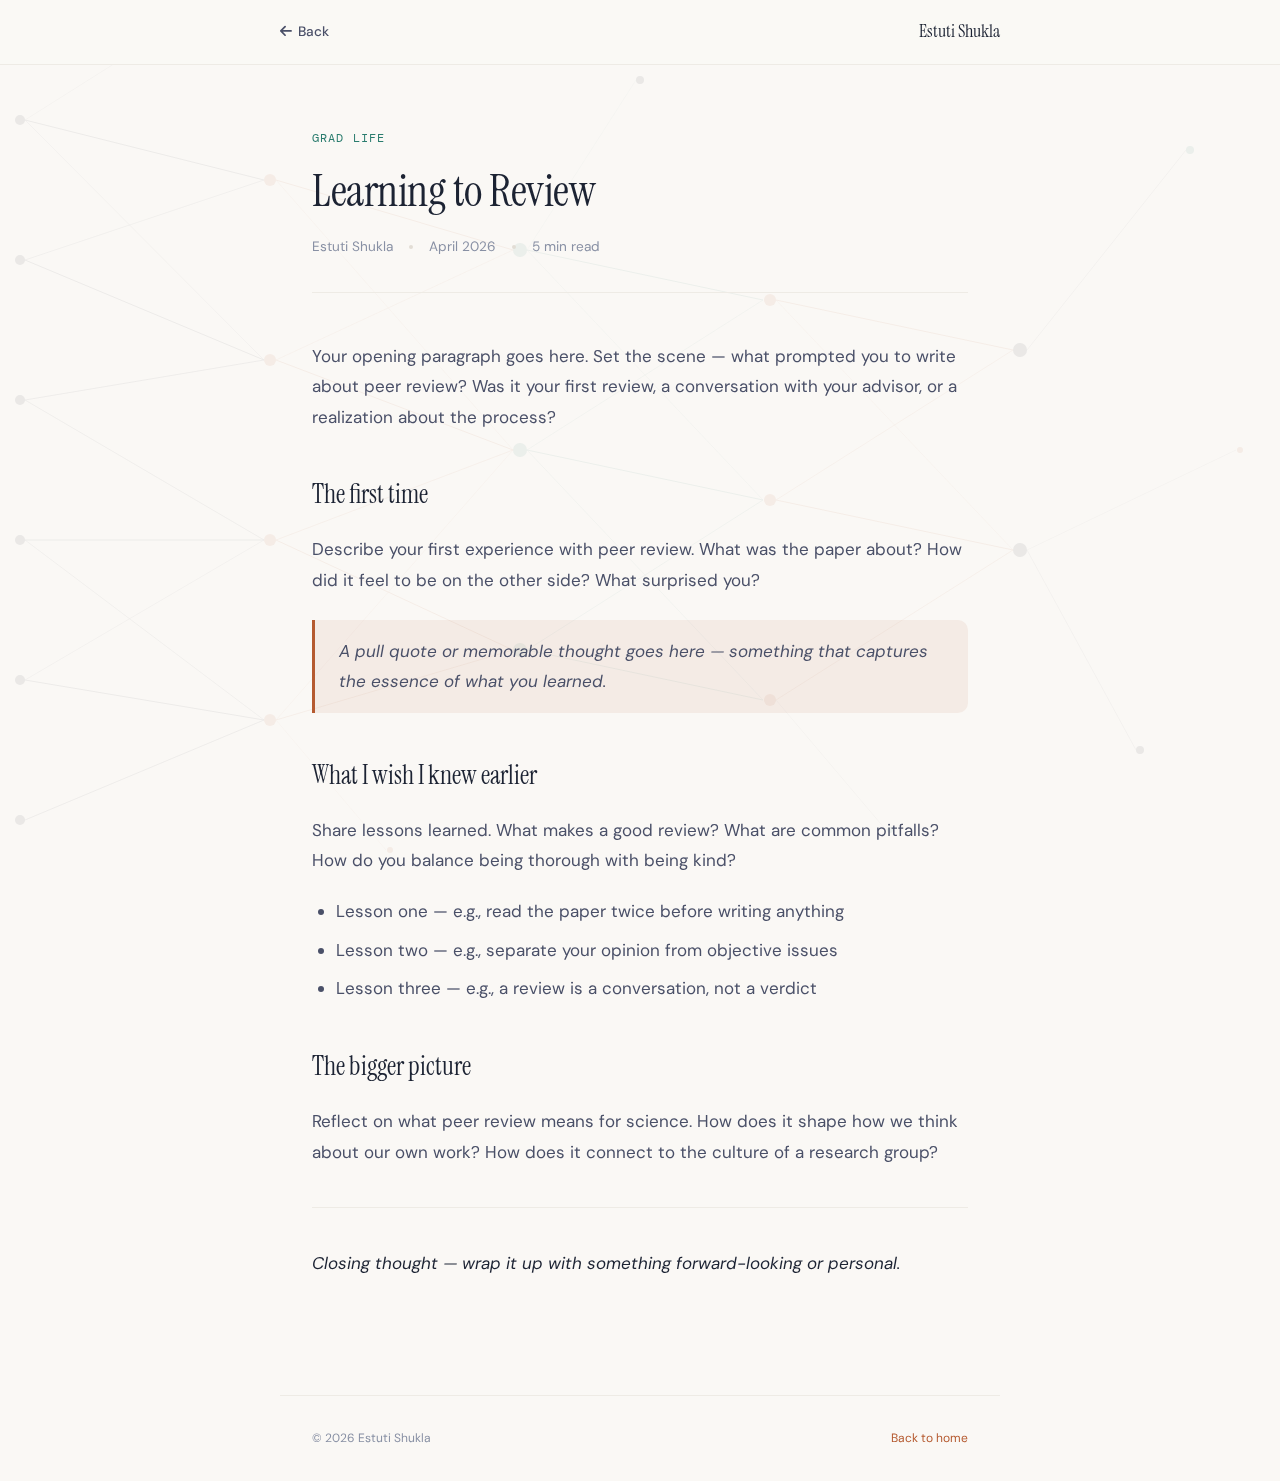
<file: blog/learning-to-review.html>
<!DOCTYPE html>
<html lang="en">
<head>
    <meta charset="UTF-8">
    <meta name="viewport" content="width=device-width, initial-scale=1.0">
    <title>Learning to Review — Estuti Shukla</title>
    <meta name="description" content="Reflections on learning the art of peer review as a graduate student in physics.">
    <link rel="preconnect" href="https://fonts.googleapis.com">
    <link rel="preconnect" href="https://fonts.gstatic.com" crossorigin>
    <link href="https://fonts.googleapis.com/css2?family=DM+Sans:ital,opsz,wght@0,9..40,300;0,9..40,400;0,9..40,500;0,9..40,600;0,9..40,700&family=DM+Mono:wght@400;500&family=Instrument+Serif:ital@0;1&display=swap" rel="stylesheet">
    <link rel="stylesheet" href="https://cdnjs.cloudflare.com/ajax/libs/font-awesome/6.5.1/css/all.min.css">
    <style>
        *, *::before, *::after { box-sizing: border-box; margin: 0; padding: 0; }

        :root {
            --bg: #faf8f5;
            --bg-warm: #f3efe9;
            --bg-card: #ffffff;
            --text: #1c2333;
            --text-secondary: #4a5068;
            --text-muted: #8890a4;
            --accent: #b55a30;
            --accent-light: #c96f3c;
            --accent-soft: rgba(181, 90, 48, 0.08);
            --teal: #2a7c6e;
            --teal-soft: rgba(42, 124, 110, 0.08);
            --navy: #1c2333;
            --border: #e2ddd5;
            --border-light: #eeebe5;
            --radius: 16px;
            --radius-sm: 10px;
            --shadow: 0 4px 20px rgba(0,0,0,0.06);
            --font: 'DM Sans', -apple-system, sans-serif;
            --font-mono: 'DM Mono', monospace;
            --font-serif: 'Instrument Serif', Georgia, serif;
            --transition: 0.3s cubic-bezier(0.4, 0, 0.2, 1);
        }

        html { scroll-behavior: smooth; }

        body {
            font-family: var(--font);
            background: var(--bg);
            color: var(--text);
            line-height: 1.8;
            font-size: 17px;
        }

        a { color: var(--accent); text-decoration: none; transition: color var(--transition); }
        a:hover { color: var(--accent-light); }

        /* ===== BLOG NAV ===== */
        .blog-nav {
            position: sticky;
            top: 0;
            z-index: 100;
            background: rgba(250, 248, 245, 0.9);
            backdrop-filter: blur(12px);
            -webkit-backdrop-filter: blur(12px);
            border-bottom: 1px solid var(--border-light);
            padding: 1rem 2rem;
        }

        .blog-nav-inner {
            max-width: 720px;
            margin: 0 auto;
            display: flex;
            align-items: center;
            justify-content: space-between;
        }

        .blog-nav a.back {
            display: inline-flex;
            align-items: center;
            gap: 0.4rem;
            font-size: 0.85rem;
            font-weight: 500;
            color: var(--text-secondary);
        }

        .blog-nav a.back:hover { color: var(--accent); }

        .blog-nav .site-name {
            font-family: var(--font-serif);
            font-size: 1.1rem;
            color: var(--text);
            text-decoration: none;
        }

        /* ===== BLOG POST ===== */
        .blog-post {
            max-width: 720px;
            margin: 0 auto;
            padding: 4rem 2rem 6rem;
        }

        .blog-post-header {
            margin-bottom: 3rem;
            padding-bottom: 2rem;
            border-bottom: 1px solid var(--border-light);
        }

        .blog-post-tag {
            font-family: var(--font-mono);
            font-size: 0.72rem;
            color: var(--teal);
            text-transform: uppercase;
            letter-spacing: 0.1em;
            margin-bottom: 1rem;
            display: block;
        }

        .blog-post-header h1 {
            font-family: var(--font-serif);
            font-size: clamp(2rem, 4vw, 2.8rem);
            font-weight: 400;
            line-height: 1.2;
            letter-spacing: -0.5px;
            margin-bottom: 1rem;
            color: var(--text);
        }

        .blog-post-meta {
            display: flex;
            align-items: center;
            gap: 1rem;
            font-size: 0.85rem;
            color: var(--text-muted);
        }

        .blog-post-meta .dot {
            width: 4px;
            height: 4px;
            border-radius: 50%;
            background: var(--border);
        }

        /* ===== BLOG CONTENT ===== */
        .blog-content h2 {
            font-family: var(--font-serif);
            font-size: 1.6rem;
            font-weight: 400;
            margin-top: 2.5rem;
            margin-bottom: 1rem;
            color: var(--text);
        }

        .blog-content h3 {
            font-size: 1.15rem;
            font-weight: 600;
            margin-top: 2rem;
            margin-bottom: 0.75rem;
            color: var(--text);
        }

        .blog-content p {
            margin-bottom: 1.25rem;
            color: var(--text-secondary);
        }

        .blog-content ul, .blog-content ol {
            margin-bottom: 1.25rem;
            padding-left: 1.5rem;
            color: var(--text-secondary);
        }

        .blog-content li {
            margin-bottom: 0.5rem;
        }

        .blog-content blockquote {
            border-left: 3px solid var(--accent);
            padding: 1rem 1.5rem;
            margin: 1.5rem 0;
            background: var(--accent-soft);
            border-radius: 0 var(--radius-sm) var(--radius-sm) 0;
            color: var(--text-secondary);
            font-style: italic;
        }

        .blog-content code {
            font-family: var(--font-mono);
            font-size: 0.88em;
            background: var(--bg-warm);
            padding: 0.15rem 0.4rem;
            border-radius: 4px;
        }

        .blog-content hr {
            border: none;
            border-top: 1px solid var(--border-light);
            margin: 2.5rem 0;
        }

        .blog-content strong {
            color: var(--text);
            font-weight: 600;
        }

        .blog-content em {
            color: var(--text);
        }

        /* ===== FOOTER ===== */
        .blog-footer {
            max-width: 720px;
            margin: 0 auto;
            padding: 2rem;
            border-top: 1px solid var(--border-light);
            display: flex;
            justify-content: space-between;
            align-items: center;
        }

        .blog-footer p {
            font-size: 0.75rem;
            color: var(--text-muted);
        }

        /* ===== NEURAL NETWORK BACKGROUND ===== */
        .nn-bg {
            position: fixed;
            top: 0;
            left: 0;
            width: 100%;
            height: 100%;
            z-index: -1;
            pointer-events: none;
            opacity: 0.07;
        }

        .nn-bg svg {
            width: 100%;
            height: 100%;
        }

        @keyframes nn-pulse {
            0%, 100% { opacity: 0.3; }
            50% { opacity: 0.7; }
        }

        .nn-bg .pulse { animation: nn-pulse 4s ease-in-out infinite; }
        .nn-bg .pulse-d1 { animation-delay: 0s; }
        .nn-bg .pulse-d2 { animation-delay: 0.8s; }
        .nn-bg .pulse-d3 { animation-delay: 1.6s; }
        .nn-bg .pulse-d4 { animation-delay: 2.4s; }
        .nn-bg .pulse-d5 { animation-delay: 3.2s; }

        @media (max-width: 600px) {
            .blog-post { padding: 3rem 1.25rem 4rem; }
            .blog-post-header h1 { font-size: 1.8rem; }
            .blog-footer { flex-direction: column; gap: 0.5rem; }
            .nn-bg { opacity: 0.05; }
        }
    </style>
</head>
<body>

    <!-- Neural network background -->
    <div class="nn-bg">
        <svg viewBox="0 0 1400 900" fill="none" xmlns="http://www.w3.org/2000/svg" preserveAspectRatio="xMidYMid slice">
            <!-- Layer 1 — input nodes (left) -->
            <circle cx="80" cy="120" r="5" fill="#1c2333" class="pulse pulse-d1"/>
            <circle cx="80" cy="260" r="5" fill="#1c2333" class="pulse pulse-d3"/>
            <circle cx="80" cy="400" r="5" fill="#1c2333" class="pulse pulse-d5"/>
            <circle cx="80" cy="540" r="5" fill="#1c2333" class="pulse pulse-d2"/>
            <circle cx="80" cy="680" r="5" fill="#1c2333" class="pulse pulse-d4"/>
            <circle cx="80" cy="820" r="5" fill="#1c2333" class="pulse pulse-d1"/>

            <!-- Layer 2 — hidden 1 -->
            <circle cx="330" cy="180" r="6" fill="#b55a30" class="pulse pulse-d2"/>
            <circle cx="330" cy="360" r="6" fill="#b55a30" class="pulse pulse-d4"/>
            <circle cx="330" cy="540" r="6" fill="#b55a30" class="pulse pulse-d1"/>
            <circle cx="330" cy="720" r="6" fill="#b55a30" class="pulse pulse-d3"/>

            <!-- Layer 3 — hidden 2 -->
            <circle cx="580" cy="250" r="7" fill="#2a7c6e" class="pulse pulse-d3"/>
            <circle cx="580" cy="450" r="7" fill="#2a7c6e" class="pulse pulse-d5"/>
            <circle cx="580" cy="650" r="7" fill="#2a7c6e" class="pulse pulse-d2"/>

            <!-- Layer 4 — hidden 3 -->
            <circle cx="830" cy="300" r="6" fill="#b55a30" class="pulse pulse-d4"/>
            <circle cx="830" cy="500" r="6" fill="#b55a30" class="pulse pulse-d1"/>
            <circle cx="830" cy="700" r="6" fill="#b55a30" class="pulse pulse-d3"/>

            <!-- Layer 5 — output nodes (right) -->
            <circle cx="1080" cy="350" r="7" fill="#1c2333" class="pulse pulse-d5"/>
            <circle cx="1080" cy="550" r="7" fill="#1c2333" class="pulse pulse-d2"/>

            <!-- Scattered accent nodes -->
            <circle cx="1250" cy="150" r="4" fill="#2a7c6e" class="pulse pulse-d1"/>
            <circle cx="1300" cy="450" r="3" fill="#b55a30" class="pulse pulse-d3"/>
            <circle cx="1200" cy="750" r="4" fill="#1c2333" class="pulse pulse-d5"/>
            <circle cx="200" cy="50" r="3" fill="#2a7c6e" class="pulse pulse-d4"/>
            <circle cx="450" cy="850" r="3" fill="#b55a30" class="pulse pulse-d2"/>
            <circle cx="700" cy="80" r="4" fill="#1c2333" class="pulse pulse-d1"/>
            <circle cx="950" cy="830" r="3" fill="#2a7c6e" class="pulse pulse-d3"/>

            <!-- Connections: Layer 1 → Layer 2 -->
            <line x1="85" y1="120" x2="324" y2="180" stroke="#1c2333" stroke-width="0.8"/>
            <line x1="85" y1="120" x2="324" y2="360" stroke="#1c2333" stroke-width="0.4"/>
            <line x1="85" y1="260" x2="324" y2="180" stroke="#1c2333" stroke-width="0.5"/>
            <line x1="85" y1="260" x2="324" y2="360" stroke="#1c2333" stroke-width="0.8"/>
            <line x1="85" y1="400" x2="324" y2="360" stroke="#1c2333" stroke-width="0.7"/>
            <line x1="85" y1="400" x2="324" y2="540" stroke="#1c2333" stroke-width="0.6"/>
            <line x1="85" y1="540" x2="324" y2="540" stroke="#1c2333" stroke-width="0.8"/>
            <line x1="85" y1="540" x2="324" y2="720" stroke="#1c2333" stroke-width="0.5"/>
            <line x1="85" y1="680" x2="324" y2="540" stroke="#1c2333" stroke-width="0.4"/>
            <line x1="85" y1="680" x2="324" y2="720" stroke="#1c2333" stroke-width="0.8"/>
            <line x1="85" y1="820" x2="324" y2="720" stroke="#1c2333" stroke-width="0.7"/>

            <!-- Connections: Layer 2 → Layer 3 -->
            <line x1="336" y1="180" x2="573" y2="250" stroke="#b55a30" stroke-width="0.9"/>
            <line x1="336" y1="180" x2="573" y2="450" stroke="#b55a30" stroke-width="0.4"/>
            <line x1="336" y1="360" x2="573" y2="250" stroke="#b55a30" stroke-width="0.5"/>
            <line x1="336" y1="360" x2="573" y2="450" stroke="#b55a30" stroke-width="0.9"/>
            <line x1="336" y1="540" x2="573" y2="450" stroke="#b55a30" stroke-width="0.7"/>
            <line x1="336" y1="540" x2="573" y2="650" stroke="#b55a30" stroke-width="0.9"/>
            <line x1="336" y1="720" x2="573" y2="650" stroke="#b55a30" stroke-width="0.8"/>
            <line x1="336" y1="720" x2="573" y2="450" stroke="#b55a30" stroke-width="0.4"/>

            <!-- Connections: Layer 3 → Layer 4 -->
            <line x1="587" y1="250" x2="823" y2="300" stroke="#2a7c6e" stroke-width="0.9"/>
            <line x1="587" y1="250" x2="823" y2="500" stroke="#2a7c6e" stroke-width="0.4"/>
            <line x1="587" y1="450" x2="823" y2="300" stroke="#2a7c6e" stroke-width="0.5"/>
            <line x1="587" y1="450" x2="823" y2="500" stroke="#2a7c6e" stroke-width="0.9"/>
            <line x1="587" y1="450" x2="823" y2="700" stroke="#2a7c6e" stroke-width="0.5"/>
            <line x1="587" y1="650" x2="823" y2="500" stroke="#2a7c6e" stroke-width="0.6"/>
            <line x1="587" y1="650" x2="823" y2="700" stroke="#2a7c6e" stroke-width="0.9"/>

            <!-- Connections: Layer 4 → Layer 5 -->
            <line x1="836" y1="300" x2="1073" y2="350" stroke="#b55a30" stroke-width="0.9"/>
            <line x1="836" y1="300" x2="1073" y2="550" stroke="#b55a30" stroke-width="0.4"/>
            <line x1="836" y1="500" x2="1073" y2="350" stroke="#b55a30" stroke-width="0.6"/>
            <line x1="836" y1="500" x2="1073" y2="550" stroke="#b55a30" stroke-width="0.9"/>
            <line x1="836" y1="700" x2="1073" y2="550" stroke="#b55a30" stroke-width="0.7"/>

            <!-- Scattered connections to accent nodes -->
            <line x1="1087" y1="350" x2="1246" y2="150" stroke="#1c2333" stroke-width="0.4"/>
            <line x1="1087" y1="550" x2="1296" y2="450" stroke="#1c2333" stroke-width="0.3"/>
            <line x1="1087" y1="550" x2="1196" y2="750" stroke="#1c2333" stroke-width="0.4"/>
            <line x1="85" y1="120" x2="196" y2="50" stroke="#1c2333" stroke-width="0.3"/>
            <line x1="336" y1="720" x2="446" y2="850" stroke="#b55a30" stroke-width="0.3"/>
            <line x1="587" y1="250" x2="696" y2="80" stroke="#2a7c6e" stroke-width="0.3"/>
            <line x1="836" y1="700" x2="946" y2="830" stroke="#1c2333" stroke-width="0.3"/>
        </svg>
    </div>

    <nav class="blog-nav">
        <div class="blog-nav-inner">
            <a href="../index.html" class="back"><i class="fas fa-arrow-left"></i> Back</a>
            <a href="../index.html" class="site-name">Estuti Shukla</a>
        </div>
    </nav>

    <article class="blog-post">
        <header class="blog-post-header">
            <span class="blog-post-tag">Grad Life</span>
            <h1>Learning to Review</h1>
            <div class="blog-post-meta">
                <span>Estuti Shukla</span>
                <span class="dot"></span>
                <span>April 2026</span>
                <span class="dot"></span>
                <span>5 min read</span>
            </div>
        </header>

        <div class="blog-content">
            <!-- WRITE YOUR BLOG POST HERE -->

            <p>
                Your opening paragraph goes here. Set the scene — what prompted you to write about peer review? Was it your first review, a conversation with your advisor, or a realization about the process?
            </p>

            <h2>The first time</h2>

            <p>
                Describe your first experience with peer review. What was the paper about? How did it feel to be on the other side? What surprised you?
            </p>

            <blockquote>
                A pull quote or memorable thought goes here — something that captures the essence of what you learned.
            </blockquote>

            <h2>What I wish I knew earlier</h2>

            <p>
                Share lessons learned. What makes a good review? What are common pitfalls? How do you balance being thorough with being kind?
            </p>

            <ul>
                <li>Lesson one — e.g., read the paper twice before writing anything</li>
                <li>Lesson two — e.g., separate your opinion from objective issues</li>
                <li>Lesson three — e.g., a review is a conversation, not a verdict</li>
            </ul>

            <h2>The bigger picture</h2>

            <p>
                Reflect on what peer review means for science. How does it shape how we think about our own work? How does it connect to the culture of a research group?
            </p>

            <hr>

            <p>
                <em>Closing thought — wrap it up with something forward-looking or personal.</em>
            </p>

            <!-- END OF BLOG POST -->
        </div>
    </article>

    <footer class="blog-footer">
        <p>&copy; 2026 Estuti Shukla</p>
        <p><a href="../index.html">Back to home</a></p>
    </footer>

</body>
</html>
</file>
<file: css/base.css>
/**
 * =================================================================== 
 *
 *  Kards v1.0 Base Stylesheet
 *  url: styleshout.com
 *  03-01-2016
 *  ------------------------------------------------------------------
 *  TOC:
 *  01. reset
 *  02. basic/base setup styles
 *  03. grid
 *  04. MISC
 *
 * =================================================================== 
 */

/** 
 * ===================================================================
 * 01. reset - normalize.css v3.0.2 | MIT License | git.io/normalize
 *
 * ------------------------------------------------------------------- 
 */
html {
	font-family: sans-serif;
	-ms-text-size-adjust: 100%;
	-webkit-text-size-adjust: 100%;
}

body {
	margin: 0;
}

article,
aside,
details,
figcaption,
figure,
footer,
header,
hgroup,
main,
menu,
nav,
section,
summary {
	display: block;
}

audio,
canvas,
progress,
video {
	display: inline-block;
	vertical-align: baseline;
}

audio:not([controls]) {
	display: none;
	height: 0;
}

[hidden],
template {
	display: none;
}

a {
	background: transparent;
}

a:active,
a:hover {
	outline: 0;
}

abbr[title] {
	border-bottom: 1px dotted;
}

b,
strong {
	font-weight: bold;
}

dfn {
	font-style: italic;
}

h1 {
	font-size: 2em;
	margin: 0.67em 0;
}

mark {
	background: #ff0;
	color: #000;
}

small {
	font-size: 80%;
}

sub,
sup {
	font-size: 75%;
	line-height: 0;
	position: relative;
	vertical-align: baseline;
}

sup {
	top: -0.5em;
}

sub {
	bottom: -0.25em;
}

img {
	border: 0;
}

svg:not(:root) {
	overflow: hidden;
}

figure {
	margin: 1em 40px;
}

hr {
	-moz-box-sizing: content-box;
	box-sizing: content-box;
	height: 0;
}

pre {
	overflow: auto;
}

code,
kbd,
pre,
samp {
	font-family: monospace, monospace;
	font-size: 1em;
}

button,
input,
optgroup,
select,
textarea {
	color: inherit;
	font: inherit;
	margin: 0;
}

button {
	overflow: visible;
}

button,
select {
	text-transform: none;
}

button,
html input[type="button"],
input[type="reset"],
input[type="submit"] {
	-webkit-appearance: button;
	cursor: pointer;
}

button[disabled],
html input[disabled] {
	cursor: default;
}

button::-moz-focus-inner,
input::-moz-focus-inner {
	border: 0;
	padding: 0;
}

input {
	line-height: normal;
}

input[type="checkbox"],
input[type="radio"] {
	box-sizing: border-box;
	padding: 0;
}

input[type="number"]::-webkit-inner-spin-button,
input[type="number"]::-webkit-outer-spin-button {
	height: auto;
}

input[type="search"] {
	-webkit-appearance: textfield;
	-moz-box-sizing: content-box;
	-webkit-box-sizing: content-box;
	box-sizing: content-box;
}

input[type="search"]::-webkit-search-cancel-button,
input[type="search"]::-webkit-search-decoration {
	-webkit-appearance: none;
}

fieldset {
	border: 1px solid #c0c0c0;
	margin: 0 2px;
	padding: 0.35em 0.625em 0.75em;
}

legend {
	border: 0;
	padding: 0;
}

textarea {
	overflow: auto;
}

optgroup {
	font-weight: bold;
}

table {
	border-collapse: collapse;
	border-spacing: 0;
}

td,
th {
	padding: 0;
}

/** 
 * ===================================================================
 * 02. basic/base setup styles - (_basic.scss)
 *
 * ------------------------------------------------------------------- 
 */
html {
	font-size: 62.5%;
	box-sizing: border-box;
}

*,
*::before,
*::after {
	box-sizing: inherit;
}

body {
	font-weight: normal;
	line-height: 1;
	text-rendering: optimizeLegibility;
	word-wrap: break-word;
	-webkit-overflow-scrolling: touch;
	-webkit-text-size-adjust: none;
}

body,
input,
button {
	-moz-osx-font-smoothing: grayscale;
	-webkit-font-smoothing: antialiased;
}

/**
 * Media - (_basic.scss)
 * ------------------------------------------------------------------- 
 */
img,
video {
	max-width: 100%;
	height: auto;
}

/**
 * Typography resets - (_basic.scss)
 * ------------------------------------------------------------------- 
 */
div,
dl,
dt,
dd,
ul,
ol,
li,
h1,
h2,
h3,
h4,
h5,
h6,
pre,
form,
p,
blockquote,
th,
td {
	margin: 0;
	padding: 0;
}

h1,
h2,
h3,
h4,
h5,
h6 {
	-webkit-font-variant-ligatures: common-ligatures;
	-moz-font-variant-ligatures: common-ligatures;
	font-variant-ligatures: common-ligatures;
	text-rendering: optimizeLegibility;
}

em,
i {
	font-style: italic;
	line-height: inherit;
}

strong,
b {
	font-weight: bold;
	line-height: inherit;
}

small {
	font-size: 60%;
	line-height: inherit;
}

ol,
ul {
	list-style: none;
}

li {
	display: block;
}

/**
 * links - (_basic.scss)
 * ------------------------------------------------------------------- 
 */
a {
	text-decoration: none;
	line-height: inherit;
}

a img {
	border: none;
}

/**
 * inputs - (_basic.scss)
 * ------------------------------------------------------------------- 
 */
fieldset {
	margin: 0;
	padding: 0;
}

input[type="email"],
input[type="number"],
input[type="search"],
input[type="text"],
input[type="tel"],
input[type="url"],
input[type="password"],
textarea {
	-webkit-appearance: none;
	-moz-appearance: none;
	-ms-appearance: none;
	-o-appearance: none;
	appearance: none;
}

/** 
 * ===================================================================
 * 03. grid - (_grid.scss)
 *
 * ------------------------------------------------------------------- 
 */
.row {
	width: 94%;
	max-width: 1140px;
	margin: 0 auto;
}

.row:before,
.row:after {
	content: "";
	display: table;
}

.row:after {
	clear: both;
}

.row .row {
	width: auto;
	max-width: none;
	margin-left: -20px;
	margin-right: -20px;
}

[class*="col-"],
.bgrid {
	float: left;
}

[class*="col-"] + [class*="col-"].end {
	float: right;
}

[class*="col-"] {
	padding: 0 20px;
}

.col-one {
	width: 8.33333%;
}

.col-two,
.col-1-6 {
	width: 16.66667%;
}

.col-three,
.col-1-4 {
	width: 25%;
}

.col-four,
.col-1-3 {
	width: 33.33333%;
}

.col-five {
	width: 41.66667%;
}

.col-six,
.col-1-2 {
	width: 50%;
}

.col-seven {
	width: 58.33333%;
}

.col-eight,
.col-2-3 {
	width: 66.66667%;
}

.col-nine,
.col-3-4 {
	width: 75%;
}

.col-ten,
.col-5-6 {
	width: 83.33333%;
}

.col-eleven {
	width: 91.66667%;
}

.col-twelve,
.col-full {
	width: 100%;
}

/**
 * small screens - (_grid.scss)
 * --------------------------------------------------------------- 
 */
@media screen and (max-width:1024px) {
	.row .row {
		margin-left: -18px;
		margin-right: -18px;
	}

	[class*="col-"] {
		padding: 0 18px;
	}

}

/**
 * tablets - (_grid.scss)
 * --------------------------------------------------------------- 
 */
@media screen and (max-width:768px) {
	.row {
		width: auto;
		padding-left: 30px;
		padding-right: 30px;
	}

	.row .row {
		padding-left: 0;
		padding-right: 0;
		margin-left: -15px;
		margin-right: -15px;
	}

	[class*="col-"] {
		padding: 0 15px;
	}

	.tab-1-4 {
		width: 25%;
	}

	.tab-1-3 {
		width: 33.33333%;
	}

	.tab-1-2 {
		width: 50%;
	}

	.tab-2-3 {
		width: 66.66667%;
	}

	.tab-3-4 {
		width: 75%;
	}

	.tab-full {
		width: 100%;
	}

}

/**
 * large mobile devices - (_grid.scss)
 * --------------------------------------------------------------- 
 */
@media screen and (max-width:600px) {
	.row {
		padding-left: 25px;
		padding-right: 25px;
	}

	.row .row {
		margin-left: -10px;
		margin-right: -10px;
	}

	[class*="col-"] {
		padding: 0 10px;
	}

	.mob-1-4 {
		width: 25%;
	}

	.mob-1-2 {
		width: 50%;
	}

	.mob-3-4 {
		width: 75%;
	}

	.mob-full {
		width: 100%;
	}

}

/**
 * small mobile devices - (_grid.scss)
 * --------------------------------------------------------------- 
 */
@media screen and (max-width:400px) {
	.row .row {
		padding-left: 0;
		padding-right: 0;
		margin-left: 0;
		margin-right: 0;
	}

	[class*="col-"] {
		width: 100% !important;
		float: none !important;
		clear: both !important;
		margin-left: 0;
		margin-right: 0;
		padding: 0;
	}

	[class*="col-"] + [class*="col-"].end {
		float: none;
	}

}

/** 
 * ===================================================================
 * block grids - (_grid.scss)
 *
 * ------------------------------------------------------------------- 
 */
[class*="block-"]:before,
[class*="block-"]:after {
	content: "";
	display: table;
}

[class*="block-"]:after {
	clear: both;
}

.block-1-6 .bgrid {
	width: 16.66667%;
}

.block-1-4 .bgrid {
	width: 25%;
}

.block-1-3 .bgrid {
	width: 33.33333%;
}

.block-1-2 .bgrid {
	width: 50%;
}

/**
 * Clearing for block grid columns. Allow columns with 
 * different heights to align properly.
 */
.block-1-6 .bgrid:nth-child(6n+1),
.block-1-4 .bgrid:nth-child(4n+1),
.block-1-3 .bgrid:nth-child(3n+1),
.block-1-2 .bgrid:nth-child(2n+1) {
	clear: both;
}

/**
 * small screens - (_grid.scss)
 * --------------------------------------------------------------- 
 */
@media screen and (max-width:1024px) {
	.block-s-1-6 .bgrid {
		width: 16.66667%;
	}

	.block-s-1-4 .bgrid {
		width: 25%;
	}

	.block-s-1-3 .bgrid {
		width: 33.33333%;
	}

	.block-s-1-2 .bgrid {
		width: 50%;
	}

	.block-s-full .bgrid {
		width: 100%;
		clear: both;
	}

	[class*="block-s-"] .bgrid:nth-child(n) {
		clear: none;
	}

	.block-s-1-6 .bgrid:nth-child(6n+1),
	.block-s-1-4 .bgrid:nth-child(4n+1),
	.block-s-1-3 .bgrid:nth-child(3n+1),
	.block-s-1-2 .bgrid:nth-child(2n+1) {
		clear: both;
	}

}

/**
 * tablets - (_grid.scss)
 * --------------------------------------------------------------- 
 */
@media screen and (max-width:768px) {
	.block-tab-1-6 .bgrid {
		width: 16.66667%;
	}

	.block-tab-1-4 .bgrid {
		width: 25%;
	}

	.block-tab-1-3 .bgrid {
		width: 33.33333%;
	}

	.block-tab-1-2 .bgrid {
		width: 50%;
	}

	.block-tab-full .bgrid {
		width: 100%;
		clear: both;
	}

	[class*="block-tab-"] .bgrid:nth-child(n) {
		clear: none;
	}

	.block-tab-1-6 .bgrid:nth-child(6n+1),
	.block-tab-1-4 .bgrid:nth-child(4n+1),
	.block-tab-1-3 .bgrid:nth-child(3n+1),
	.block-tab-1-2 .bgrid:nth-child(2n+1) {
		clear: both;
	}

}

/**
 * large mobile devices - (_grid.scss)
 * --------------------------------------------------------------- 
 */
@media screen and (max-width:600px) {
	.block-mob-1-6 .bgrid {
		width: 16.66667%;
	}

	.block-mob-1-4 .bgrid {
		width: 25%;
	}

	.block-mob-1-3 .bgrid {
		width: 33.33333%;
	}

	.block-mob-1-2 .bgrid {
		width: 50%;
	}

	.block-mob-full .bgrid {
		width: 100%;
		clear: both;
	}

	[class*="block-mob-"] .bgrid:nth-child(n) {
		clear: none;
	}

	.block-mob-1-6 .bgrid:nth-child(6n+1),
	.block-mob-1-4 .bgrid:nth-child(4n+1),
	.block-mob-1-3 .bgrid:nth-child(3n+1),
	.block-mob-1-2 .bgrid:nth-child(2n+1) {
		clear: both;
	}

}

/**
 * stack on small mobile devices - (_grid.scss)
 * --------------------------------------------------------------- 
 */
@media screen and (max-width:400px) {
	.stack .bgrid {
		width: 100% !important;
		float: none !important;
		clear: both !important;
		margin-left: 0;
		margin-right: 0;
	}

}

/** 
 * ===================================================================
 * 04. MISC  - (_grid.scss)
 *
 * ------------------------------------------------------------------- 
 */

/**
 * Clearing - (http://nicolasgallagher.com/micro-clearfix-hack/
 */
.group:before,
.group:after {
	content: "";
	display: table;
}

.group:after {
	clear: both;
}

/**
 * Misc Helper Styles 
 */
.hide {
	display: none;
}

.invisible {
	visibility: hidden;
}

.antialiased {
	-webkit-font-smoothing: antialiased;
	-moz-osx-font-smoothing: grayscale;
}

.remove-bottom {
	margin-bottom: 0;
}

.half-bottom {
	margin-bottom: 1.5rem !important;
}

.add-bottom {
	margin-bottom: 3rem !important;
}

.no-border {
	border: none;
}

.full-width {
	width: 100%;
}

.text-center {
	text-align: center;
}

.text-left {
	text-align: left;
}

.text-right {
	text-align: right;
}

.pull-left {
	float: left;
}

.pull-right {
	float: right;
}

.align-center {
	margin-left: auto;
	margin-right: auto;
	text-align: center;
}

/*# sourceMappingURL=base.css.map */
</file>
<file: css/main.css>
/**
 * =================================================================== 
 *
 *  Kards v1.0 Main Stylesheet
 *  url: styleshout.com
 *  03-01-2016
 *  ------------------------------------------------------------------
 *  TOC:
 *  01. webfonts and iconfonts
 *  02. base style overrides
 *  03. typography & general theme styles
 *  04. preloader
 *  05. forms
 *  06. buttons 
 *  07. other components
 *  08. common styles
 *  09. header styles
 *  10. intro
 *  11. about
 *  12. resume
 *  13. portfolio
 *  14. call-to-action section
 *  15. services
 *  16. stats
 *  17. contact
 *  18. footer
 *
 * =================================================================== 
 */


/** 
 * ===================================================================
 * 01. webfonts and iconfonts - (_document-setup.scss)
 *
 * ------------------------------------------------------------------- 
 */
@import url("fonts.css");
@import url("font-awesome/css/font-awesome.min.css");
@import url("micons/micons.css");


/** 
 * ===================================================================
 * 02. base style overrides - (_document-setup.scss)
 *
 * ------------------------------------------------------------------- 
 */
html {
	font-size: 10px;
}

@media only screen and (max-width:1024px) {
	html {
		font-size: 9.411764705882353px;
	}
}
@media only screen and (max-width:768px) {
	html {
		font-size: 10px;
	}
}
@media only screen and (max-width:400px) {
	html {
		font-size: 9.411764705882353px;
	}
}

html, body {
	height: 100%;
}
body {
	background: #151515;
	font-family: "lora-regular", serif;
	font-size: 1.7rem;
	line-height: 3rem;
	color: #6e6e6e;
}

/**
 * links - (_document-setup.scss)
 * -------------------------------------------------------------------
 */
a, a:visited {
	color: #000000;
	-moz-transition: all 0.3s ease-in-out;
	-o-transition: all 0.3s ease-in-out;
	-webkit-transition: all 0.3s ease-in-out;
	-ms-transition: all 0.3s ease-in-out;
	transition: all 0.3s ease-in-out;
}
a:hover, a:focus, a:active {
	color: #FF0077;
	outline: 0;
}

/** 
 * ===================================================================
 * 03. typography & general theme styles - (_document-setup.scss)
 *
 * ------------------------------------------------------------------- 
 */
h1, h2, h3, h4, h5, h6, .h01, .h02, .h03, .h04, .h05, .h06 {
	font-family: "poppins-semibold", sans-serif;
	color: #313131;
	font-style: normal;
	text-rendering: optimizeLegibility;
	margin-bottom: 2.1rem;
}
h3, .h03, h4, .h04 {
	margin-bottom: 1.8rem;
}
h5, .h05, h6, .h06 {
	font-family: "poppins-bold";
	margin-bottom: 1.2rem;
}
h1, .h01 {
	font-size: 3.1rem;
	line-height: 1.355;
	letter-spacing: -.1rem;
}
@media only screen and (max-width:600px) {
	h1, .h01 {
		font-size: 2.6rem;
		letter-spacing: -.07rem;
	}
}
h2, .h02 {
	font-size: 2.4rem;
	line-height: 1.25;
}
h3, .h03 {
	font-size: 2rem;
	line-height: 1.5;
}
h4, .h04 {
	font-size: 1.7rem;
	line-height: 1.765;
}
h5, .h05 {
	font-size: 1.4rem;
	line-height: 1.714;
	text-transform: uppercase;
	letter-spacing: .15rem;
}
h6, .h06 {
	font-size: 1.3rem;
	line-height: 1.846;
	text-transform: uppercase;
	letter-spacing: .15rem;
}
p img {
	margin: 0;
}
p.lead {
	font-family: "lora-regular", serif;
	font-size: 2rem;
	line-height: 1.8;
	color: #888888;
}
@media only screen and (max-width:768px) {
	p.lead {
		font-size: 1.7rem;
	}
}
em, i, strong, b {
	font-size: 1.7rem;
	line-height: 3rem;
	font-style: normal;
	font-weight: normal;
}
em, i {
	font-family: "lora-italic", serif;
}
strong, b {
	font-family: "lora-bold", serif;
}
small {
	font-size: 1.2rem;
	line-height: inherit;
}
blockquote {
	margin: 3rem 0;
	padding-left: 4rem;
	position: relative;
}
blockquote:before {
	content: "\201C";
	font-size: 8rem;
	line-height: 0px;
	margin: 0;
	color: #313131;
	font-family: arial, sans-serif;
	position: absolute;
	top: 3rem;
	left: 0;
}
blockquote p {
	font-family: georgia, serif;
	font-style: italic;
	padding: 0;
	font-size: 1.9rem;
	line-height: 1.737;
}
blockquote cite {
	display: block;
	font-size: 1.3rem;
	font-style: normal;
	line-height: 1.616;
}
blockquote cite:before {
	content: "\2014 \0020";
}
blockquote cite a, blockquote cite a:visited {
	color: #888888;
	border: none;
}
abbr {
	font-family: "poppins-bold", serif;
	font-variant: small-caps;
	text-transform: lowercase;
	letter-spacing: .05rem;
	color: #888888;
}
var, kbd, samp, code, pre {
	font-family: Consolas, "Andale Mono", Courier, "Courier New", monospace;
}
pre {
	padding: 2.4rem 3rem 3rem;
	background: #F1F1F1;
}
code {
	font-size: 1.4rem;
	margin: 0 .2rem;
	padding: .3rem .6rem;
	white-space: nowrap;
	background: #F1F1F1;
	border: 1px solid #E1E1E1;
	border-radius: 3px;
}
pre > code {
	display: block;
	white-space: pre;
	line-height: 2;
	padding: 0;
	margin: 0;
}
pre.prettyprint > code {
	border: none;
}
del {
	text-decoration: line-through;
}
abbr[title], dfn[title] {
	border-bottom: 1px dotted;
	cursor: help;
}
mark {
	background: #FFF49B;
	color: #000;
}
hr {
	border: solid #d2d2d2;
	border-width: 1px 0 0;
	clear: both;
	margin: 2.4rem 0 1.5rem;
	height: 0;
}

/**
 * Lists - (_document-setup.scss)  
 * -------------------------------------------------------------------
 */
ol {
	list-style: decimal;
}
ul {
	list-style: disc;
}
li {
	display: list-item;
}
ol, ul {
	margin-left: 1.7rem;
}
ul li {
	padding-left: .4rem;
}
ul ul, ul ol, ol ol, ol ul {
	margin: .6rem 0 .6rem 1.7rem;
}
ul.disc li {
	display: list-item;
	list-style: none;
	padding: 0 0 0 .8rem;
	position: relative;
}
ul.disc li::before {
	content: "";
	display: inline-block;
	width: 8px;
	height: 8px;
	border-radius: 50%;
	background: #FF0077;
	position: absolute;
	left: -17px;
	top: 11px;
	vertical-align: middle;
}
dt {
	margin: 0;
	color: #FF0077;
}
dd {
	margin: 0 0 0 2rem;
}

/**
 * tables - (_document-setup.scss)  
 * -------------------------------------------------------------------
 */
table {
	border-width: 0;
	width: 100%;
	max-width: 100%;
	font-family: "lora-regular", sans-serif;
}
th, td {
	padding: 1.5rem 3rem;
	text-align: left;
	border-bottom: 1px solid #E8E8E8;
}
th {
	color: #313131;
	font-family: "poppins-bold", sans-serif;
}
td {
	line-height: 1.5;
}
th:first-child, td:first-child {
	padding-left: 0;
}
th:last-child, td:last-child {
	padding-right: 0;
}
.table-responsive {
	overflow-x: auto;
	-webkit-overflow-scrolling: touch;
}

/**
 * Spacing - (_document-setup.scss)  
 * -------------------------------------------------------------------
 */
button, .button {
	margin-bottom: 1.2;
}
fieldset {
	margin-bottom: 1.5rem;
}
input,
textarea,
select,
pre,
blockquote,
figure,
table,
p,
ul,
ol,
dl,
form,
.fluid-video-wrapper,
.ss-custom-select {
	margin-bottom: 3rem;
}

/**
 * floated image - (_document-setup.scss)  
 * -------------------------------------------------------------------
 */
img.pull-right {
	margin: .9rem 0 0 2.4rem;
}
img.pull-left {
	margin: .9rem 2.4rem 0 0;
}

/**
 * block grid paddings - (_document-setup.scss) 
 * -------------------------------------------------------------------
 */
.bgrid {
	padding: 0 20px;
}
@media only screen and (max-width:1024px) {
	.bgrid {
		padding: 0 18px;
	}
}
@media only screen and (max-width:768px) {
	.bgrid {
		padding: 0 15px;
	}
}
@media only screen and (max-width:600px) {
	.bgrid {
		padding: 0 10px;
	}
}
@media only screen and (max-width:400px) {
	.bgrid {
		padding: 0;
	}
}

/**
 * pace.js styles - minimal  - (_document-setup.scss)
 * -------------------------------------------------------------------
 */
.pace {
	-webkit-pointer-events: none;
	pointer-events: none;
	-webkit-user-select: none;
	-moz-user-select: none;
	user-select: none;
}
.pace-inactive {
	display: none;
}
.pace .pace-progress {
	background: #FF0077;
	position: fixed;
	z-index: 900;
	top: 0;
	right: 100%;
	width: 100%;
	height: 6px;
}

/** 
 * ===================================================================
 * 04. preloader - (_preloader-1.scss)
 *
 * ------------------------------------------------------------------- 
 */
#preloader {
	position: fixed;
	top: 0;
	left: 0;
	right: 0;
	bottom: 0;
	background: #151515;
	z-index: 800;
	height: 100%;
	width: 100%;
}
.no-js #preloader, .oldie #preloader {
	display: none;
}
#loader {
	position: absolute;
	left: 50%;
	top: 50%;
	width: 60px;
	height: 60px;
	margin: -30px 0 0 -30px;
	padding: 0;
}
#loader:before {
	content: "";
	border-top: 11px solid rgba(255, 255, 255, 0.1);
	border-right: 11px solid rgba(255, 255, 255, 0.1);
	border-bottom: 11px solid rgba(255, 255, 255, 0.1);
	border-left: 11px solid #FF0077;
	-webkit-animation: load 1.1s infinite linear;
	animation: load 1.1s infinite linear;
	display: block;
	border-radius: 50%;
	width: 60px;
	height: 60px;
}
@-webkit-keyframes load {
	0% {
		-webkit-transform: rotate(0deg);
		transform: rotate(0deg);
	}
	100% {
		-webkit-transform: rotate(360deg);
		transform: rotate(360deg);
	}
}
@keyframes load {
	0% {
		-webkit-transform: rotate(0deg);
		transform: rotate(0deg);
	}
	100% {
		-webkit-transform: rotate(360deg);
		transform: rotate(360deg);
	}
}

/** 
 * ===================================================================
 * 05. forms - (_forms.scss)
 *
 * ------------------------------------------------------------------- 
 */
fieldset {
	border: none;
}
input[type="email"],
input[type="number"],
input[type="search"],
input[type="text"],
input[type="tel"],
input[type="url"],
input[type="password"],
textarea,
select {
	display: block;
	height: 6rem;
	padding: 1.5rem 0;
	border: 0;
	outline: none;
	vertical-align: middle;
	color: #313131;
	font-family: "poppins-regular", sans-serif;
	font-size: 1.5rem;
	line-height: 3rem;
	max-width: 100%;
	background: transparent;
	border-bottom: 1px solid rgba(0, 0, 0, 0.3);
	-moz-transition: all 0.3s ease-in-out;
	-o-transition: all 0.3s ease-in-out;
	-webkit-transition: all 0.3s ease-in-out;
	-ms-transition: all 0.3s ease-in-out;
	transition: all 0.3s ease-in-out;
}
.ss-custom-select {
	position: relative;
	padding: 0;
}
.ss-custom-select select {
	-webkit-appearance: none;
	-moz-appearance: none;
	-ms-appearance: none;
	-o-appearance: none;
	appearance: none;
	text-indent: 0.01px;
	text-overflow: '';
	margin: 0;
	line-height: 3rem;
	vertical-align: middle;
}
.ss-custom-select select option {
	padding-left: 2rem;
	padding-right: 2rem;
}
.ss-custom-select select::-ms-expand {
	display: none;
}
.ss-custom-select::after {
	content: '\f0d7';
	font-family: 'FontAwesome';
	position: absolute;
	top: 50%;
	right: 1.5rem;
	margin-top: -10px;
	bottom: auto;
	width: 20px;
	height: 20px;
	line-height: 20px;
	font-size: 18px;
	text-align: center;
	pointer-events: none;
	color: #252525;
}

/* IE9 and below */
.oldie .ss-custom-select::after {
	display: none;
}
textarea {
	min-height: 25rem;
}
input[type="email"]:focus,
input[type="number"]:focus,
input[type="search"]:focus,
input[type="text"]:focus,
input[type="tel"]:focus,
input[type="url"]:focus,
input[type="password"]:focus,
textarea:focus,
select:focus {
	color: #cc005f;
	border-bottom: 1px solid #FF0077;
}
label, legend {
	font-family: "poppins-bold", sans-serif;
	font-size: 1.4rem;
	margin-bottom: .6rem;
	color: #3b3b3b;
	display: block;
}
input[type="checkbox"], input[type="radio"] {
	display: inline;
}
label > .label-text {
	display: inline-block;
	margin-left: 1rem;
	font-family: "poppins-regular", sans-serif;
	line-height: inherit;
}
label > input[type="checkbox"], label > input[type="radio"] {
	margin: 0;
	position: relative;
	top: .15rem;
}

/**
 * Style Placeholder Text  
 * -
 */
::-webkit-input-placeholder {
	color: #a1a1a1;
}
:-moz-placeholder {
	color: #a1a1a1;  /* Firefox 18- */
}
::-moz-placeholder {
	color: #a1a1a1;  /* Firefox 19+ */
}
:-ms-input-placeholder {
	color: #a1a1a1;
}
.placeholder {
	color: #a1a1a1 !important;
}

/** 
 * ===================================================================
 * 06. buttons - (_button-essentials.scss)
 *
 * ------------------------------------------------------------------- 
 */
.button,
a.button,
button,
input[type="submit"],
input[type="reset"],
input[type="button"] {
	display: inline-block;
	font-family: "poppins-bold", sans-serif;
	font-size: 1.4rem;
	text-transform: uppercase;
	letter-spacing: .3rem;
	height: 5.4rem;
	line-height: 5.4rem;
	padding: 0 3rem;
	margin: 0 .3rem 1.2rem 0;
	background: #d8d8d8;
	color: #313131;
	text-decoration: none;
	cursor: pointer;
	text-align: center;
	white-space: nowrap;
	border: none;
	-moz-transition: all 0.3s ease-in-out;
	-o-transition: all 0.3s ease-in-out;
	-webkit-transition: all 0.3s ease-in-out;
	-ms-transition: all 0.3s ease-in-out;
	transition: all 0.3s ease-in-out;
}
.button:hover,
a.button:hover,
button:hover,
input[type="submit"]:hover,
input[type="reset"]:hover,
input[type="button"]:hover,
.button:focus,
button:focus,
input[type="submit"]:focus,
input[type="reset"]:focus,
input[type="button"]:focus {
	background: #bebebe;
	color: #000000;
	outline: 0;
}
.button.button-primary,
a.button.button-primary,
button.button-primary,
input[type="submit"].button-primary,
input[type="reset"].button-primary,
input[type="button"].button-primary {
	background: #313131;
	color: #FFFFFF;
}
.button.button-primary:hover,
a.button.button-primary:hover,
button.button-primary:hover,
input[type="submit"].button-primary:hover,
input[type="reset"].button-primary:hover,
input[type="button"].button-primary:hover,
.button.button-primary:focus,
button.button-primary:focus,
input[type="submit"].button-primary:focus,
input[type="reset"].button-primary:focus,
input[type="button"].button-primary:focus {
	background: #1f1f1f;
}
button.full-width, .button.full-width {
	width: 100%;
	margin-right: 0;
}
button.medium, .button.medium {
	height: 5.7rem !important;
	line-height: 5.7rem !important;
	padding: 0 1.8rem !important;
}
button.large, .button.large {
	height: 6rem !important;
	line-height: 6rem !important;
	padding: 0rem 3rem !important;
}
button.stroke, .button.stroke {
	background: transparent !important;
	border: 3px solid #313131;
	line-height: 4.8rem;
}
button.stroke.medium, .button.stroke.medium {
	line-height: 5.1rem !important;
}
button.stroke.large, .button.stroke.large {
	line-height: 5.4rem !important;
}
button.stroke:hover, .button.stroke:hover {
	border: 3px solid #FF0077;
	color: #FF0077;
}
button::-moz-focus-inner, input::-moz-focus-inner {
	border: 0;
	padding: 0;
}


/** 
 * ===================================================================
 * 07. other components - (_others.scss)
 *
 * ------------------------------------------------------------------- 
 */

/**
 * alert box - (_alert-box.scss)
 * -------------------------------------------------------------------
 */
.alert-box {
	padding: 2.1rem 4rem 2.1rem 3rem;
	position: relative;
	margin-bottom: 3rem;
	border-radius: 3px;
	font-family: "poppins-regular", sans-serif;
	font-size: 1.5rem;
}
.alert-box .close {
	position: absolute;
	right: 1.8rem;
	top: 1.8rem;
	cursor: pointer;
}
.ss-error {
	background-color: #ffd1d2;
	color: #e65153;
}
.ss-success {
	background-color: #c8e675;
	color: #758c36;
}
.ss-info {
	background-color: #d7ecfb;
	color: #4a95cc;
}
.ss-notice {
	background-color: #fff099;
	color: #bba31b;
}

/**
 * additional typo styles - (_additional-typo.scss)
 * -------------------------------------------------------------------
 */

/**
 * drop cap 
 */
.drop-cap:first-letter {
	float: left;
	margin: 0;
	padding: 1.5rem .6rem 0 0;
	font-size: 8.4rem;
	font-family: "poppins-bold", sans-serif;
	line-height: 6rem;
	text-indent: 0;
	background: transparent;
	color: #313131;
}

/**
 * line definition style
 */
.lining dt, .lining dd {
	display: inline;
	margin: 0;
}
.lining dt + dt:before, .lining dd + dt:before {
	content: "\A";
	white-space: pre;
}
.lining dd + dd:before {
	content: ", ";
}
.lining dd + dd:before {
	content: ", ";
}
.lining dd:before {
	content: ": ";
	margin-left: -0.2em;
}

/**
 * dictionary definition style
 */
.dictionary-style dt {
	display: inline;
	counter-reset: definitions;
}
.dictionary-style dt + dt:before {
	content: ", ";
	margin-left: -0.2em;
}
.dictionary-style dd {
	display: block;
	counter-increment: definitions;
}
.dictionary-style dd:before {
	content: counter(definitions, decimal) ". ";
}

/** 
 * Pull Quotes
 * -----------
 * markup:
 *
 * <aside class="pull-quote">
 *		<blockquote>
 *			<p></p>
 *		</blockquote>
 *	</aside>
 *
 * --------------------------------------------------------------------- 
 */
.pull-quote {
	position: relative;
	padding: 2.1rem 3rem 2.1rem 0px;
}
.pull-quote:before, .pull-quote:after {
	height: 1em;
	position: absolute;
	font-size: 8rem;
	font-family: Arial, Sans-Serif;
	color: #333;
}
.pull-quote:before {
	content: "\201C";
	top: 33px;
	left: 0;
}
.pull-quote:after {
	content: '\201D';
	bottom: -33px;
	right: 0;
}
.pull-quote blockquote {
	margin: 0;
}
.pull-quote blockquote:before {
	content: none;
}

/** 
 * Stats Tab
 * ---------
 * markup:
 *
 * <ul class="stats-tabs">
 *		<li><a href="#">[value]<em>[name]</em></a></li>
 *	</ul>
 *
 * Extend this object into your markup.
 *
 * ---------------------------------------------------------------------
 */
.stats-tabs {
	padding: 0;
	margin: 3rem 0;
}
.stats-tabs li {
	display: inline-block;
	margin: 0 1.5rem 3rem 0;
	padding: 0 1.5rem 0 0;
	border-right: 1px solid #ccc;
}
.stats-tabs li:last-child {
	margin: 0;
	padding: 0;
	border: none;
}
.stats-tabs li a {
	display: inline-block;
	font-size: 2.5rem;
	font-family: "poppins-bold", sans-serif;
	border: none;
	color: #252525;
}
.stats-tabs li a:hover {
	color: #FF0077;
}
.stats-tabs li a em {
	display: block;
	margin: .6rem 0 0 0;
	font-size: 1.4rem;
	font-family: "poppins-regular", sans-serif;
	color: #888888;
}

/**
 * skillbars - (_skillbars.scss)
 * -------------------------------------------------------------------
 */
.skill-bars {
	list-style: none;
	margin: 6rem 0 3rem;
}
.skill-bars li {
	height: .6rem;
	background: #a1a1a1;
	width: 100%;
	margin-bottom: 6rem;
	padding: 0;
	position: relative;
}
.skill-bars li strong {
	position: absolute;
	left: 0;
	top: -3rem;
	font-family: "poppins-bold", sans-serif;
	color: #313131;
	text-transform: uppercase;
	letter-spacing: .2rem;
	font-size: 1.5rem;
	line-height: 2.4rem;
}
.skill-bars li .progress {
	background: #313131;
	position: relative;
	height: 100%;
}
.skill-bars li .progress span {
	position: absolute;
	right: 0;
	top: -3.6rem;
	display: block;
	font-family: "poppins-regular", sans-serif;
	color: white;
	font-size: 1.1rem;
	line-height: 1;
	background: #313131;
	padding: .6rem .6rem;
	border-radius: 3px;
}
.skill-bars li .progress span::after {
	position: absolute;
	left: 50%;
	bottom: -5px;
	margin-left: -5px;
	border-right: 5px solid transparent;
	border-left: 5px solid transparent;
	border-top: 5px solid #313131;
	content: "";
}

.skill-bars li .percent5   { width: 5%; }
.skill-bars li .percent10  { width: 10%; }
.skill-bars li .percent15  { width: 15%; }
.skill-bars li .percent20  { width: 20%; }
.skill-bars li .percent25  { width: 25%; }
.skill-bars li .percent30  { width: 30%; }
.skill-bars li .percent35  { width: 35%; }
.skill-bars li .percent40  { width: 40%; }
.skill-bars li .percent45  { width: 45%; }
.skill-bars li .percent50  { width: 50%; }
.skill-bars li .percent55  { width: 55%; }
.skill-bars li .percent60  { width: 60%; }
.skill-bars li .percent65  { width: 65%; }
.skill-bars li .percent70  { width: 70%; }
.skill-bars li .percent75  { width: 75%; }
.skill-bars li .percent80  { width: 80%; }
.skill-bars li .percent85  { width: 85%; }
.skill-bars li .percent90  { width: 90%; }
.skill-bars li .percent95  { width: 95%; }
.skill-bars li .percent100 { width: 100%; }


/** 
 * ===================================================================
 * 08. common styles (_layout.scss)
 *
 * ------------------------------------------------------------------- 
 */
.grey-section {
	background: #ebebeb;
}
.grey-section p.lead {
	color: #7d7d7d;
}
.section-intro {
	max-width: 700px;
	margin-left: auto;
	margin-right: auto;
	text-align: center;
	margin-bottom: 3.6rem;
	position: relative;
}
.section-intro h1 {
	font-family: "poppins-semibold", serif;
	font-size: 3.6rem;
	color: #313131;
	line-height: 1.25;
	margin-bottom: 1.2rem;
}
.section-intro h5 {
	color: #FF0077;
	font-size: 1.6rem;
	line-height: 1.875;
	margin-bottom: 0.3rem;
	letter-spacing: .4rem;
}

/**
 * responsive:
 * common styles
 * ------------------------------------------------------------------- 
 */
@media only screen and (max-width:768px) {
	.section-intro {
		max-width: 650px;
	}
	.section-intro h1 {
		font-size: 3rem;
	}
}
@media only screen and (max-width:600px) {
	.section-intro h1 {
		font-size: 2.6rem;
	}
	.section-intro h5 {
		font-size: 1.5rem;
		letter-spacing: .3rem;
	}
}
@media only screen and (max-width:400px) {
	.section-intro h1 {
		font-size: 2.4rem;
	}
}


/** 
 * ===================================================================
 * 09. header styles - (_layout.scss)
 *
 * ------------------------------------------------------------------- 
 */
header {
	position: fixed;
	width: 100%;
	min-height: 66px;
	z-index: 600;
}
header .row {
	position: relative;
	min-height: 66px;
}
header .top-bar {
	display: block;
	background: #000000;
	min-width: 220px;
	min-height: 66px;
	position: absolute;
	left: 90px;
	top: 0;
}
header .logo {
	float: left;
	margin-left: 20px;
	margin-right: 50px;
	margin-top: 25px;
	position: relative;
}

/**
 * menu toggle - (_layout.css)
 * ------------------------------------------------------------------- 
 */
.menu-toggle {
	float: left;
	width: 40px;
	height: 40px;
	margin-left: 20px;
	margin-top: 13px;
	display: block;
	position: relative;
}
.menu-toggle span {
	display: block;
	background-color: #FF0077;
	width: 24px;
	height: 3px;
	margin-top: -1.5px;
	font: 0/0 a;
	text-shadow: none;
	color: transparent;
	position: absolute;
	right: 8px;
	top: 50%;
	bottom: auto;
	left: auto;
	-moz-transition: background 0.2s ease-in-out;
	-o-transition: background 0.2s ease-in-out;
	-webkit-transition: background 0.2s ease-in-out;
	-ms-transition: background 0.2s ease-in-out;
	transition: background 0.2s ease-in-out;
}
.menu-toggle span::before, .menu-toggle span::after {
	content: '';
	width: 100%;
	height: 100%;
	background-color: inherit;
	position: absolute;
	left: 0;
	-moz-transition-duration: 0.2s, 0.2s;
	-o-transition-duration: 0.2s, 0.2s;
	-webkit-transition-duration: 0.2s, 0.2s;
	-ms-transition-duration: 0.2s, 0.2s;
	transition-duration: 0.2s, 0.2s;
	-moz-transition-delay: 0.2s, 0s;
	-o-transition-delay: 0.2s, 0s;
	-webkit-transition-delay: 0.2s, 0s;
	-ms-transition-delay: 0.2s, 0s;
	transition-delay: 0.2s, 0s;
}
.menu-toggle span::before {
	top: -8px;
	-moz-transition-property: top, transform;
	-o-transition-property: top, transform;
	-webkit-transition-property: top, transform;
	-ms-transition-property: top, transform;
	transition-property: top, transform;
}
.menu-toggle span::after {
	bottom: -8px;
	-moz-transition-property: bottom, transform;
	-o-transition-property: bottom, transform;
	-webkit-transition-property: bottom, transform;
	-ms-transition-property: bottom, transform;
	transition-property: bottom, transform;
}

/* is clicked */
.menu-toggle.is-clicked span {
	background-color: rgba(255, 0, 119, 0);
}
.menu-toggle.is-clicked span::before, .menu-toggle.is-clicked span::after {
	background-color: #ff0077;
	-moz-transition-delay: 0s, 0.2s;
	-o-transition-delay: 0s, 0.2s;
	-webkit-transition-delay: 0s, 0.2s;
	-ms-transition-delay: 0s, 0.2s;
	transition-delay: 0s, 0.2s;
}
.menu-toggle.is-clicked span::before {
	top: 0;
	-webkit-transform: rotate(45deg);
	-ms-transform: rotate(45deg);
	transform: rotate(45deg);
}
.menu-toggle.is-clicked span::after {
	bottom: 0;
	-webkit-transform: rotate(-45deg);
	-ms-transform: rotate(-45deg);
	transform: rotate(-45deg);
}

/* navigation panel */
#main-nav-wrap {
	display: block;
	width: 100%;
	font-family: "poppins-medium", sans-serif;
	font-size: 1.5rem;
	position: absolute;
	top: 100%;
	left: 0;
}

/* dropdown nav */
.main-navigation {
	background: #000000;
	padding: 24px 30px 42px;
	margin: 0;
	width: 100%;
	height: auto;
	clear: both;
	display: none;
}
.main-navigation > li {
	display: block;
	height: auto;
	text-align: left;
	padding: 0;
}
.main-navigation li a {
	display: block;
	color: #FFFFFF;
	width: auto;
	padding: 15px 0;
	line-height: 16px;
	border: none;
}
.main-navigation li a:hover {
	color: #FF0077;
	padding-left: 1rem;
}
.main-navigation li.current > a {
	background: none;
	color: #FF0077;
}

/**
 * responsive:
 * header styles
 * --------------------------------------------------------------- 
 */
@media only screen and (max-width:1024px) {
	header .top-bar {
		left: 60px;
	}
}
@media only screen and (max-width:768px) {
	header .top-bar {
		left: 50px;
	}
}
@media only screen and (max-width:600px) {
	header .top-bar {
		left: 35px;
	}
}
@media only screen and (max-width:400px) {
	header .top-bar {
		left: 25px;
	}
}


/** 
 * ===================================================================
 * 10. intro - (_layout.scss) 
 *
 * ------------------------------------------------------------------- 
 */
#intro {
	background: #151515 url(../images/intro-bg.jpg) no-repeat center bottom;
	-webkit-background-size: cover;
	-moz-background-size: cover;
	background-size: cover;
	background-attachment: fixed;
	width: 100%;
	height: 100%;
	min-height: 720px;
	display: table;
	position: relative;
	text-align: center;
}
.intro-overlay {
	position: absolute;
	top: 0;
	left: 0;
	width: 100%;
	height: 100%;
        background: #111111;
	
	opacity: 0.35;
}

.intro-content {
	display: table-cell;
	vertical-align: middle;
	text-align: center;
	-webkit-transform: translateY(-2.1rem);
	-ms-transform: translateY(-2.1rem);
	transform: translateY(-2.1rem);
}
.intro-content h1 {
	color: #FFFFFF;
	font-family: "poppins-medium", sans-serif;
	font-size: 8.4rem;
	line-height: 1.071;
	max-width: 900px;
	margin-top: 0;
	margin-bottom: .6rem;
	margin-left: auto;
	margin-right: auto;
	text-shadow: 0 0 20px rgba(0, 0, 0, 0.5);
}
.intro-content h5 {
	color: #cc005f;
	font-family: "poppins-bold", sans-serif;
	font-size: 2.3rem;
	line-height: 1.565;
	margin-bottom: 0;
	text-transform: uppercase;
	letter-spacing: .3rem;
	text-shadow: 0 0 6px rgba(0, 0, 0, 0.2);
}
.intro-content .intro-position {
	font-family: "lora-regular", serif;
	font-size: 1.7rem;
	line-height: 2.4rem;
	text-transform: uppercase;
	letter-spacing: .2rem;
	color: #FFFFFF;
	text-shadow: 0 0 6px rgba(0, 0, 0, 0.2);
}
.intro-content .intro-position span {
	display: inline-block;
}
.intro-content .intro-position span::after {
	content: "|";
	text-align: center;
	display: inline-block;
	padding: 0 8px 0 14px;
	color: rgba(255, 255, 255, 0.3);
}
.intro-content .intro-position span:first-child::before {
	content: "|";
	text-align: center;
	display: inline-block;
	padding: 0 14px 0 8px;
	color: rgba(255, 255, 255, 0.3);
}
.intro-content .button {
	color: #FFFFFF !important;
	border-color: rgba(255, 255, 255, 0.3);
	height: 6rem !important;
	line-height: 5.4rem !important;
	padding: 0 3.5rem 0 3rem !important;
	margin-top: .6rem;
	font-size: 1.3rem;
	text-transform: uppercase;
	letter-spacing: .25rem;
}
.intro-content .button:hover, .intro-content .button:focus {
	border-color: #cc005f;
}
.intro-content .button::after {
	display: inline-block;
	content: "\f107";
	font-family: fontAwesome;
	font-size: 1.6rem;
	line-height: inherit;
	text-align: center;
	position: relative;
	left: 1.2rem;
}

.intro-social {
	display: block;
	position: absolute;
	width: 100%;
	left: 0;
	bottom: 7.2rem;
	font-size: 3.3rem;
	margin: 0;
	padding: 0;
}
.intro-social li {
	display: inline-block;
	margin: 0 20px;
	padding: 0;
}
.intro-social li a, .intro-social li a:visited {
	color: #FFFFFF;
}
.intro-social li a:hover, .intro-social li a:focus {
	color: #cc005f;
}

/**
 * responsive:
 * Intro
 * --------------------------------------------------------------- 
 */
@media only screen and (max-width:1024px) {
	.intro-content h1 {
		font-size: 7.6rem;
	}
	.intro-social {
		font-size: 3rem;
	}
	.intro-social li {
		margin: 0 15px;
	}
}
@media only screen and (max-width:768px) {
	#intro {
		min-height: 660px;
	}
	.intro-content h1 {
		font-size: 5.2rem;
	}
	.intro-content h5 {
		font-size: 1.8rem;
	}
	.intro-content .intro-position {
		font-size: 1.3rem;
	}
	.intro-social {
		font-size: 2.5rem;
	}
	.intro-social li {
		margin: 0 10px;
	}
}
@media only screen and (max-width:600px) {
	#intro {
		min-height: 600px;
	}
	.intro-content h1 {
		font-size: 4.6rem;
		margin-bottom: .6rem;
	}
	.intro-content h5 {
		font-size: 1.5rem;
		margin-bottom: .3rem;
		letter-spacing: .2rem;
	}
	.intro-content .intro-position {
		font-size: 1.2rem;
	}
	.intro-content .intro-position span {
		padding: 0 .6rem;
	}
	.intro-content .intro-position span::before, .intro-content .intro-position span::after {
		display: none !important;
	}
	.intro-social {
		font-size: 2.4rem;
	}
}


/** 
 * ===================================================================
 * 11. about - (_layout.scss)
 *
 * ------------------------------------------------------------------- 
 */
#about {
	background: #FFFFFF;
	padding-top: 12rem;
	padding-bottom: 15rem;
}
#about .section-intro {
	margin-bottom: 3rem;
}

.intro-info {
	margin-top: 4.2rem;
	margin-right: -30px;
	margin-left: -30px;
}
.intro-info img {
	height: 9rem;
	width: 9rem;
	border-radius: 50%;
	margin: .9rem 0 0 0;
	float: left;
}
.intro-info .lead {
	text-align: left;
	padding-left: 13rem;
}

.about-content {
	position: relative;
	text-align: left;
	max-width: 850px;
	margin-bottom: 3.6rem;
}
.about-content h3 {
	font-family: "poppins-bold", sans-serif;
	font-size: 1.8rem;
	text-transform: uppercase;
	letter-spacing: .25rem;
}
.about-content .info-list {
	list-style: none;
	margin-left: 0;
}
.about-content .info-list li {
	padding: 0 0 1.5rem 0;
	margin-bottom: .6rem;
}
.about-content .info-list li strong {
	font-family: "poppins-bold", sans-serif;
	color: #313131;
	text-transform: uppercase;
	letter-spacing: .2rem;
	font-size: 1.5rem;
	line-height: 3rem;
}
.about-content .info-list li span {
	display: block;
	font-family: "poppins-regular", sans-serif;
	color: #888888;
	font-size: 1.5rem;
	line-height: 1;
}
.about-content .skill-bars {
	margin-top: 6rem;
}

.button-section {
	text-align: center;
}
.button-section .button {
	width: 250px;
}
.button-section [class*="col-"] .button:first-child {
	margin-right: 4rem;
}

/**
 * responsive:
 * about
 * ------------------------------------------------------------------- 
 */
@media only screen and (max-width:1024px) {
	.intro-info {
		margin-right: 0;
		margin-left: 0;
	}
}
@media only screen and (max-width:768px) {
	.intro-info img {
		height: 7.8rem;
		width: 7.8rem;
	}
	.intro-info .lead {
		padding-left: 11rem;
	}
	.about-content h3 {
		text-align: center;
	}
	.about-content .info-list, .about-content .skill-bars {
		margin-bottom: 4.2rem;
	}
	.button-section .button {
		width: 100%;
		margin-bottom: 3rem;
	}
	.button-section [class*="col-"] .button:first-child {
		margin-right: 0;
	}
}
@media only screen and (max-width:600px) {
	.intro-info {
		text-align: center;
		margin-top: 3rem;
	}
	.intro-info img {
		height: 6.6rem;
		width: 6.6rem;
		float: none;
		display: inline-block;
	}
	.intro-info .lead {
		padding-left: 0;
		text-align: center;
	}
}

/** 
 * ===================================================================
 * 12. resume - (_layout.scss)
 *
 * ------------------------------------------------------------------- 
 */
#resume {
	padding-top: 12rem;
	padding-bottom: 12rem;
}

#resume .resume-header {
	text-align: center;
}
#resume .resume-header h2 {
	color: #FF0077;
}

#resume .resume-timeline {
	max-width: 980px;
}
#resume .timeline-wrap {
	position: relative;
	margin-top: 1.5rem;
	margin-bottom: 6rem;
}
#resume .timeline-wrap::before {
	content: "";
	display: block;
	width: 1px;
	height: 100%;
	background: rgba(0, 0, 0, 0.1);
	position: absolute;
	left: 35%;
	top: 0;
}
#resume .timeline-block {
	position: relative;
	padding-top: 1.5rem;
}
#resume .timeline-ico {
	height: 4.8rem;
	width: 4.8rem;
	line-height: 4.8rem;
	background: #313131;
	border-radius: 50%;
	text-align: center;
	color: #FFFFFF;
	position: absolute;
	left: 35%;
	top: .9rem;
	margin-left: -2.4rem;
}
#resume .timeline-ico i {
	position: relative;
	left: .05rem;
	top: .2rem;
}

#resume .timeline-header {
	float: left;
	width: 35%;
	padding-right: 90px;
	text-align: right;
}
#resume .timeline-header h3 {
	margin-bottom: 0;
}
#resume .timeline-header p {
	font-family: "poppins-regular", sans-serif;
	font-size: 1.6rem;
	color: #888888;
}
#resume .timeline-content {
	margin-left: 35%;
	padding-left: 60px;
}
#resume .timeline-content h4 {
	position: relative;
	padding-bottom: 1.8rem;
}
#resume .timeline-content h4::after {
	content: "";
	display: block;
	height: 3px;
	width: 50px;
	background: rgba(0, 0, 0, 0.2);
	position: absolute;
	left: 0;
	bottom: 0;
}

/**
 * responsive:
 * resume
 * ------------------------------------------------------------------- 
 */
@media only screen and (max-width:1024px) {
	#resume .timeline-header {
		padding-right: 50px;
	}
	#resume .timeline-header h3 {
		font-size: 1.8rem;
	}
	#resume .timeline-header p {
		font-size: 1.4rem;
	}
	#resume .timeline-content {
		padding-left: 50px;
	}
}
@media only screen and (max-width:768px) {
	#resume .timeline-wrap::before {
		left: 2.4rem;
	}
	#resume .timeline-ico {
		left: 2.4rem;
	}
	#resume .timeline-header {
		float: none;
		width: auto;
		padding-right: 15px;
		text-align: left;
	}
	#resume .timeline-header h3 {
		font-size: 2rem;
	}
	#resume .timeline-header p {
		font-size: 1.5rem;
		margin-bottom: 1.5rem;
	}
	#resume .timeline-content {
		margin: 0;
	}
	#resume .timeline-content h4 {
		padding-bottom: 0;
		padding-top: 2.1rem;
		margin-bottom: .6rem;
		font-size: 1.7rem;
	}
	#resume .timeline-content h4::after {
		bottom: auto;
		top: 0;
	}
	#resume .timeline-header, #resume .timeline-content {
		padding-left: 7rem;
	}
}
@media only screen and (max-width:480px) {
	#resume .resume-header h2 {
		font-size: 2.2rem;
	}
	#resume .timeline-wrap::before {
		left: 1.8rem;
	}
	#resume .timeline-ico {
		height: 3.6rem;
		width: 3.6rem;
		line-height: 3.6rem;
		left: 1.8rem;
		margin-left: -1.8rem;
		font-size: 1.5rem;
	}
	#resume .timeline-header, #resume .timeline-content {
		padding-left: 5.5rem;
	}
}



/**
 * Popup Modal - (_layout.scss)
 * ------------------------------------------------------------------
 */
.popup-modal {
	max-width: 550px;
	background: #FFFFFF;
	position: relative;
	margin: 0 auto;
}
.popup-modal .media {
	position: relative;
}
.popup-modal img {
	vertical-align: bottom;
}
.popup-modal .description-box {
	padding: 1.8rem 3.6rem 3rem;
}
.popup-modal .description-box h4 {
	font-family: "poppins-bold", sans-serif;
	font-size: 1.5rem;
	line-height: 2.4rem;
	margin-bottom: .6rem;
}
.popup-modal .description-box p {
	font-family: "poppins-regular", sans-serif;
	font-size: 1.4rem;
	line-height: 2.4rem;
	margin-bottom: 12px;
}
.popup-modal .categories {
	font-family: "poppins-bold", sans-serif;
	font-size: 1.1rem;
	line-height: 1.8rem;
	text-transform: uppercase;
	letter-spacing: .1rem;
	display: block;
	text-align: left;
	color: rgba(0, 0, 0, 0.5);
}
.popup-modal .link-box {
	width: 100%;
	overflow: hidden;
	background: #000000;
}
.popup-modal .link-box a {
	font-family: "poppins-bold", sans-serif;
	font-size: 1.2rem;
	line-height: 6rem;
	color: #FFFFFF;
	text-transform: uppercase;
	letter-spacing: 3px;
	cursor: pointer;
	display: block;
	text-align: center;
	float: left;
	width: 50%;
	-moz-transition: all 0.3s ease-in-out;
	-o-transition: all 0.3s ease-in-out;
	-webkit-transition: all 0.3s ease-in-out;
	-ms-transition: all 0.3s ease-in-out;
	transition: all 0.3s ease-in-out;
}
.popup-modal .link-box a:first-child {
	border-right: 1px solid rgba(200, 200, 200, 0.1);
}
.popup-modal .link-box a:hover {
	background: #cc005f;
	border: none;
}
@media only screen and (max-width:600px) {
	.popup-modal {
		width: auto;
		margin: 0 20px;
	}
}

/**
 * transition effect for modal popup - (_layout.scss)
 * ------------------------------------------------------------------ 
 */

/* overlay at start */
.mfp-fade.mfp-bg {
	opacity: 0;
	-moz-transition: all 0.3s ease-in-out;
	-o-transition: all 0.3s ease-in-out;
	-webkit-transition: all 0.3s ease-in-out;
	-ms-transition: all 0.3s ease-in-out;
	transition: all 0.3s ease-in-out;
}

/* overlay animate in */
.mfp-fade.mfp-bg.mfp-ready {
	opacity: .9;
}

/* overlay animate out */
.mfp-fade.mfp-bg.mfp-removing {
	opacity: 0;
}

/* content at start */
.mfp-fade.mfp-wrap .mfp-content {
	opacity: 0;
	-webkit-transform: translateY(-100%);
	-ms-transform: translateY(-100%);
	transform: translateY(-100%);
	-moz-transition: all 0.3s ease-in-out;
	-o-transition: all 0.3s ease-in-out;
	-webkit-transition: all 0.3s ease-in-out;
	-ms-transition: all 0.3s ease-in-out;
	transition: all 0.3s ease-in-out;
}

/* content animate in */
.mfp-fade.mfp-wrap.mfp-ready .mfp-content {
	opacity: 1;
	-webkit-transform: translateY(0);
	-ms-transform: translateY(0);
	transform: translateY(0);
}

/* content animate out */
.mfp-fade.mfp-wrap.mfp-removing .mfp-content {
	opacity: 0;
	-webkit-transform: translateY(-100%);
	-ms-transform: translateY(-100%);
	transform: translateY(-100%);
}

/** 
 * ===================================================================
 * 14. call-to-action section - (_layout.scss)
 *
 * ------------------------------------------------------------------- 
 */
#cta {
	padding-top: 10.2rem;
	padding-bottom: 9rem;
	text-align: center;
}
#cta p.lead {
	color: #6e6e6e;
}
.cta-content {
	max-width: 640px;
}
.cta-thumb {
	display: inline-block;
	margin-bottom: 1.2rem;
}
.cta-thumb img {
	height: 7.8rem;
	width: 7.8rem;
	border-radius: 50%;
}

/**
 * section ads - (_layout.scss)
 * ------------------------------------------------------------------- 
 */
.section-ads h2 {
	position: relative;
	padding-bottom: 2.1rem;
}
.section-ads h2::after {
	content: "";
	display: block;
	height: 3px;
	width: 80px;
	background: rgba(0, 0, 0, 0.2);
	position: absolute;
	left: 50%;
	bottom: 0;
	margin-left: -40px;
}
.section-ads h2 a, .section-ads h2 a:visited {
	color: #313131;
}
.section-ads span {
	color: #3F0D39;
}

/**
 * responsive:
 * cta
 * -------------------------------------------------------------------
 */
@media only screen and (max-width:650px) {
	.cta-content {
		max-width: 650px;
	}
	.cta-content h2 {
		font-size: 2.4rem;
	}
}


/** 
 * ===================================================================
 * 15. services - (_layout.scss)
 *
 * ------------------------------------------------------------------- 
 */
#services {
	background: #313131 url(../images/bg.jpg) no-repeat center;
	-webkit-background-size: cover;
	-moz-background-size: cover;
	background-size: cover;
	padding-top: 12rem;
	padding-bottom: 12rem;
	color: white;
	position: relative;
}
#services .overlay {
	position: absolute;
	top: 0;
	left: 0;
	width: 100%;
	height: 100%;
	background: #151515;
	opacity: .9;
}

#services .section-intro {
	margin-bottom: 1.8rem;
}

#services .section-intro h1 {
	color: white;
}
#services .section-intro h5 {
	color: #FF0077;
}
#services .section-intro p {
	color: rgba(255, 255, 255, 0.7);
}
.services-content {
	max-width: 1200px;
}
.services-list {
	margin-top: 1.2rem;
	text-align: center;
}
.services-list .service {
	margin-bottom: 1.2rem;
	padding: 0 30px;
}
.services-list .icon {
	display: inline-block;
	margin-bottom: 2.1rem;
}
.services-list .icon i {
	font-size: 5.4rem;
	color: #FF0077;
}
.services-list h3 {
	color: #FFFFFF;
}
.services-list .desc {
	color: rgba(255, 255, 255, 0.6);
}

/* pagination */
.owl-pagination {
	text-align: center;
	width: 100%;
	margin: .6rem 0 0;
}
.owl-theme .owl-controls .owl-page {
	display: inline-block;
}
.owl-theme .owl-controls .owl-page span {
	display: block;
	width: 1.2rem;
	height: 1.2rem;
	margin: 1.2rem .8rem 0 .8rem;
	border-radius: 50%;
	display: inline-block;
	background: #FFFFFF;
}
.owl-theme .owl-controls .owl-page.active span {
	background: #FF0077;
}


/** 
 * ===================================================================
 * 16. stats - (_layout.scss)
 *
 * ------------------------------------------------------------------- 
 */
#stats {
	background: #990047;
	padding-top: 7.2rem;
	padding-bottom: 6rem;
	text-align: center;
}
#stats .row {
	max-width: 1440px;
}
#stats .stat {
	border-left: 1px solid rgba(255, 255, 255, 0.12);
	min-height: 17.4rem;
}
#stats .stat:first-child {
	border: none;
}
#stats .icon-part i {
	font-size: 4.8rem;
	color: #000000;
}
#stats .stat-count {
	color: #FFFFFF;
	font-size: 3.6rem;
	margin-top: 1.2rem;
	margin-bottom: 0;
	font-family: "poppins-medium", sans-serif;
	color: white;
}
#stats .stat-title {
	color: rgba(255, 255, 255, 0.5);
}

/**
 * responsive:
 * stats
 * -------------------------------------------------------------------
 */
@media only screen and (max-width:1024px) {
	#stats .stat:nth-child(n) {
		border-left: 1px solid rgba(255, 255, 255, 0.12);
		padding-bottom: 1.5rem;
	}
	#stats .stat:nth-child(3n+1) {
		border: none;
	}
}
@media only screen and (max-width:768px) {
	#stats .stat:nth-child(n) {
		border-left: 1px solid rgba(255, 255, 255, 0.12);
	}
	#stats .stat:nth-child(2n+1) {
		border: none;
	}
}
@media only screen and (max-width:600px) {
	#stats .stat:nth-child(n) {
		border: none;
	}
}


/** 
 * ===================================================================
 * 17. contact - (_layout.scss)
 *
 * ------------------------------------------------------------------- 
 */
#contact {
	background: #151515;
	padding-top: 12rem;
	padding-bottom: 7.2rem;
}
#contact .section-intro h1 {
	color: white;
}
#contact .section-intro h5 {
	color: #FF0077;
}
#contact .section-intro p {
	color: rgba(255, 255, 255, 0.7);
}

/* contact form */
.contact-form {
	max-width: 740px;
}

.contact-form ::-webkit-input-placeholder {
	color: rgba(255, 255, 255, 0.3);
}
.contact-form :-moz-placeholder {
	color: rgba(255, 255, 255, 0.3);  /* Firefox 18- */
}
.contact-form ::-moz-placeholder {
	color: rgba(255, 255, 255, 0.3);  /* Firefox 19+ */
}
.contact-form :-ms-input-placeholder {
	color: rgba(255, 255, 255, 0.3);
}
.contact-form .placeholder {
	color: rgba(255, 255, 255, 0.3) !important;
}

#contact form {
	margin-top: 0;
	margin-bottom: 3rem;
}
#contact form .form-field {
	position: relative;
}
#contact form .form-field:before, #contact form .form-field:after {
	content: "";
	display: table;
}
#contact form .form-field:after {
	clear: both;
}
#contact form .form-field label {
	font-family: "poppins-bold", sans-serif;
	font-size: 1.1rem;
	line-height: 2.4rem;
	position: absolute;
	bottom: -1.2rem;
	right: .6rem;
	text-transform: uppercase;
	letter-spacing: .1rem;
	padding: 0 2rem;
	margin: 0;
	color: #FFFFFF;
	background: #FF0077;
}
#contact form .form-field label::after {
	position: absolute;
	left: -5px;
	top: 50%;
	margin-top: -6px;
	border-top: 5px solid transparent;
	border-bottom: 5px solid transparent;
	border-right: 5px solid #FF0077;
	content: "";
}
#contact input[type="text"],
#contact input[type="password"],
#contact input[type="email"],
#contact textarea {
	width: 100%;
	color: rgba(255, 255, 255, 0.7);
	margin-bottom: 0;
	border: none;
	border-bottom: 1px solid rgba(255, 255, 255, 0.1);
}
#contact input[type="text"],
#contact input[type="password"],
#contact input[type="email"] {
	height: 6.6rem;
	padding: 1.8rem 2rem;
}
#contact input[type="text"]:focus,
#contact input[type="password"]:focus,
#contact input[type="email"]:focus {
	border-color: #FF0077;
	color: #FFFFFF;
}
#contact textarea {
	min-height: 20rem;
	padding: 1.8rem 2rem;
}
#contact textarea:focus {
	border-color: #FF0077;
	color: #FFFFFF;
}
#contact button.submitform {
	font-size: 1.5rem;
	display: block;
	letter-spacing: .2rem;
	height: 6.6rem;
	line-height: 6.6rem;
	padding: 0 3rem;
	margin-top: 4.8rem;
	width: 100%;
	background: #FF0077;
	color: #FFFFFF;
}
#contact button.submitform:hover, #contact button.submitform:focus {
	background: #cc005f;
}
#message-warning, #message-success {
	display: none;
	background: #0d0d0d;
	border-radius: 3px;
	padding: 3rem;
	margin-bottom: 3.6rem;
	width: 100%;
}
#message-warning {
	color: #fa0003;
}
#message-success {
	color: #FF0077;
}
#message-warning i, #message-success i {
	margin-right: 10px;
}

/* form loader */
#submit-loader {
	display: none;
	position: relative;
	left: 0;
	top: 1.8rem;
	width: 100%;
	text-align: center;
}
#submit-loader .text-loader {
	display: none;
	font-family: "poppins-bold", sans-serif;
	color: #FFFFFF;
	letter-spacing: .3rem;
	text-transform: uppercase;
}
.oldie #submit-loader .s-loader {
	display: none;
}
.oldie #submit-loader .text-loader {
	display: block;
}
.contact-info {
	margin: 4.8rem auto 0;
	font-family: "poppins-regular", sans-serif;
	font-size: 1.5rem;
	text-align: center;
}
.contact-info .collapse {
	padding: 0;
}
.contact-info .icon {
	margin-bottom: 2.1rem;
}
.contact-info .icon i {
	font-size: 4.2rem;
	color: #FFFFFF;
}
.contact-info h5 {
	color: #FF0077;
}

/**
 * loader animation - (_layout.scss)
 * --------------------------------------------------------------- 
 */
.s-loader {
	margin: 1.2rem auto 3rem;
	width: 70px;
	text-align: center;
	-webkit-transform: translateX(0.45rem);
	-ms-transform: translateX(0.45rem);
	transform: translateX(0.45rem);
}
.s-loader > div {
	width: 1rem;
	height: 1rem;
	background-color: #FFFFFF;
	border-radius: 100%;
	display: inline-block;
	margin-right: .9rem;
	-webkit-animation: sk-bouncedelay 1.4s infinite ease-in-out both;
	animation: sk-bouncedelay 1.4s infinite ease-in-out both;
}
.s-loader .bounce1 {
	-webkit-animation-delay: -0.32s;
	animation-delay: -0.32s;
}
.s-loader .bounce2 {
	-webkit-animation-delay: -0.16s;
	animation-delay: -0.16s;
}
@-webkit-keyframes sk-bouncedelay {
	0%, 80%, 100% {
		-webkit-transform: scale(0);
		-ms-transform: scale(0);
		transform: scale(0);
	}
	40% {
		-webkit-transform: scale(1);
		-ms-transform: scale(1);
		transform: scale(1);
	}
}
@keyframes sk-bouncedelay {
	0%, 80%, 100% {
		-webkit-transform: scale(0);
		-ms-transform: scale(0);
		transform: scale(0);
	}
	40% {
		-webkit-transform: scale(1);
		-ms-transform: scale(1);
		transform: scale(1);
	}
}


/** 
 * ===================================================================
 * 18. footer - (_layout.scss)
 *
 * ------------------------------------------------------------------- 
 */
footer {
	padding-bottom: 3rem;
	font-size: 1.4rem;
	font-family: "poppins-regular", sans-serif;
}
footer a, footer a:visited {
	color: #FFFFFF;
}
footer a:hover, footer a:focus {
	color: #FF0077;
}
footer .row {
	max-width: 900px;
}
footer .social {
	text-align: right;
}
footer .footer-social {
	display: inline-block;
	font-size: 2.1rem;
	margin: 0;
	padding: 0;
	position: relative;
	top: -.3rem;
}
footer .footer-social li {
	display: inline-block;
	margin: 0 12px;
	padding: 0;
}
footer .footer-social li a {
	color: #FFFFFF;
}
footer .copyright span {
	display: inline-block;
}
footer .copyright span::after {
	content: "|";
	display: inline-block;
	padding: 0 1rem 0 1.2rem;
	color: rgba(255, 255, 255, 0.1);
}
footer .copyright span:last-child::after {
	display: none;
}

/**
 * responsive:
 * footer
 * -------------------------------------------------------------------
 */
@media only screen and (max-width:768px) {
	footer {
		text-align: center;
	}
	footer .social {
		display: block;
		width: 100%;
		text-align: center;
		margin-bottom: 1.5rem;
	}
	footer .copyright span {
		display: block;
	}
	footer .copyright span::after {
		display: none;
	}
}

/**
 * go to top - (_layout.scss)
 * ------------------------------------------------------------------- 
 */
#go-top {
	position: fixed;
	bottom: 0;
	right: 0;
	z-index: 600;
	display: none;
}
#go-top a {
	text-decoration: none;
	border: 0 none;
	display: block;
	height: 6.6rem;
	width: 6rem;
	line-height: 6.6rem;
	text-align: center;
	background: #cc005f;
	color: #FFFFFF;
	text-align: center;
	text-transform: uppercase;
	-moz-transition: all 0.3s ease-in-out;
	-o-transition: all 0.3s ease-in-out;
	-webkit-transition: all 0.3s ease-in-out;
	-ms-transition: all 0.3s ease-in-out;
	transition: all 0.3s ease-in-out;
}
#go-top a i {
	font-size: 1.6rem;
	line-height: inherit;
}
#go-top a:hover {
	background: #000000;
}

/*# sourceMappingURL=main.css.map */
</file>
<file: css/vendor.css>
/**
 * =================================================================== 
 *
 *  Kards v1.0 Vendor/Third Party CSS 
 *  url: styleshout.com
 *  03-01-2016
 *  ------------------------------------------------------------------
 *  TOC:
 *  01. Core Owl Carousel CSS File
 *  02. Magnific Popup CSS
 *
 * =================================================================== 
 */

/* 
 *  01. Core Owl Carousel CSS File
 *	 v1.3.3
 */

/* clearfix */
.owl-carousel .owl-wrapper:after {
	content: ".";
	display: block;
	clear: both;
	visibility: hidden;
	line-height: 0;
	height: 0;
}

/* display none until init */
.owl-carousel {
	display: none;
	position: relative;
	width: 100%;
	-ms-touch-action: pan-y;
}
.owl-carousel .owl-wrapper {
	display: none;
	position: relative;
	-webkit-transform: translate3d(0px, 0px, 0px);
}
.owl-carousel .owl-wrapper-outer {
	overflow: hidden;
	position: relative;
	width: 100%;
}
.owl-carousel .owl-wrapper-outer.autoHeight {
	-webkit-transition: height 500ms ease-in-out;
	-moz-transition: height 500ms ease-in-out;
	-ms-transition: height 500ms ease-in-out;
	-o-transition: height 500ms ease-in-out;
	transition: height 500ms ease-in-out;
}
.owl-carousel .owl-item {
	float: left;
}
.owl-controls .owl-page, .owl-controls .owl-buttons div {
	cursor: pointer;
}
.owl-controls {
	-webkit-user-select: none;
	-khtml-user-select: none;
	-moz-user-select: none;
	-ms-user-select: none;
	user-select: none;
	-webkit-tap-highlight-color: transparent;
}

/* mouse grab icon */
.grabbing {
	cursor: url(grabbing.png) 8 8, move;
}

/* fix */
.owl-carousel .owl-wrapper, .owl-carousel .owl-item {
	-webkit-backface-visibility: hidden;
	-moz-backface-visibility: hidden;
	-ms-backface-visibility: hidden;
	-webkit-transform: translate3d(0, 0, 0);
	-moz-transform: translate3d(0, 0, 0);
	-ms-transform: translate3d(0, 0, 0);
}

/* 
 *  Owl Carousel CSS3 Transitions 
 *  v1.3.2
 */
.owl-origin {
	-webkit-perspective: 1200px;
	-webkit-perspective-origin-x: 50%;
	-webkit-perspective-origin-y: 50%;
	-moz-perspective: 1200px;
	-moz-perspective-origin-x: 50%;
	-moz-perspective-origin-y: 50%;
	perspective: 1200px;
}

/* fade */
.owl-fade-out {
	z-index: 10;
	-webkit-animation: fadeOut .7s both ease;
	-moz-animation: fadeOut .7s both ease;
	animation: fadeOut .7s both ease;
}
.owl-fade-in {
	-webkit-animation: fadeIn .7s both ease;
	-moz-animation: fadeIn .7s both ease;
	animation: fadeIn .7s both ease;
}

/* backSlide */
.owl-backSlide-out {
	-webkit-animation: backSlideOut 1s both ease;
	-moz-animation: backSlideOut 1s both ease;
	animation: backSlideOut 1s both ease;
}
.owl-backSlide-in {
	-webkit-animation: backSlideIn 1s both ease;
	-moz-animation: backSlideIn 1s both ease;
	animation: backSlideIn 1s both ease;
}

/* goDown */
.owl-goDown-out {
	-webkit-animation: scaleToFade .7s ease both;
	-moz-animation: scaleToFade .7s ease both;
	animation: scaleToFade .7s ease both;
}
.owl-goDown-in {
	-webkit-animation: goDown .6s ease both;
	-moz-animation: goDown .6s ease both;
	animation: goDown .6s ease both;
}

/* scaleUp */
.owl-fadeUp-in {
	-webkit-animation: scaleUpFrom .5s ease both;
	-moz-animation: scaleUpFrom .5s ease both;
	animation: scaleUpFrom .5s ease both;
}
.owl-fadeUp-out {
	-webkit-animation: scaleUpTo .5s ease both;
	-moz-animation: scaleUpTo .5s ease both;
	animation: scaleUpTo .5s ease both;
}

/* Keyframes */

/*empty*/
@-webkit-keyframes empty {
	0% {
		opacity: 1;
	}
}
@-moz-keyframes empty {
	0% {
		opacity: 1;
	}
}
@keyframes empty {
	0% {
		opacity: 1;
	}
}
@-webkit-keyframes fadeIn {
	0% {
		opacity: 0;
	}
	100% {
		opacity: 1;
	}
}
@-moz-keyframes fadeIn {
	0% {
		opacity: 0;
	}
	100% {
		opacity: 1;
	}
}
@keyframes fadeIn {
	0% {
		opacity: 0;
	}
	100% {
		opacity: 1;
	}
}
@-webkit-keyframes fadeOut {
	0% {
		opacity: 1;
	}
	100% {
		opacity: 0;
	}
}
@-moz-keyframes fadeOut {
	0% {
		opacity: 1;
	}
	100% {
		opacity: 0;
	}
}
@keyframes fadeOut {
	0% {
		opacity: 1;
	}
	100% {
		opacity: 0;
	}
}
@-webkit-keyframes backSlideOut {
	25% {
		opacity: .5;
		-webkit-transform: translateZ(-500px);
	}
	75% {
		opacity: .5;
		-webkit-transform: translateZ(-500px) translateX(-200%);
	}
	100% {
		opacity: .5;
		-webkit-transform: translateZ(-500px) translateX(-200%);
	}
}
@-moz-keyframes backSlideOut {
	25% {
		opacity: .5;
		-moz-transform: translateZ(-500px);
	}
	75% {
		opacity: .5;
		-moz-transform: translateZ(-500px) translateX(-200%);
	}
	100% {
		opacity: .5;
		-moz-transform: translateZ(-500px) translateX(-200%);
	}
}
@keyframes backSlideOut {
	25% {
		opacity: .5;
		transform: translateZ(-500px);
	}
	75% {
		opacity: .5;
		transform: translateZ(-500px) translateX(-200%);
	}
	100% {
		opacity: .5;
		transform: translateZ(-500px) translateX(-200%);
	}
}
@-webkit-keyframes backSlideIn {
	0%, 25% {
		opacity: .5;
		-webkit-transform: translateZ(-500px) translateX(200%);
	}
	75% {
		opacity: .5;
		-webkit-transform: translateZ(-500px);
	}
	100% {
		opacity: 1;
		-webkit-transform: translateZ(0) translateX(0);
	}
}
@-moz-keyframes backSlideIn {
	0%, 25% {
		opacity: .5;
		-moz-transform: translateZ(-500px) translateX(200%);
	}
	75% {
		opacity: .5;
		-moz-transform: translateZ(-500px);
	}
	100% {
		opacity: 1;
		-moz-transform: translateZ(0) translateX(0);
	}
}
@keyframes backSlideIn {
	0%, 25% {
		opacity: .5;
		transform: translateZ(-500px) translateX(200%);
	}
	75% {
		opacity: .5;
		transform: translateZ(-500px);
	}
	100% {
		opacity: 1;
		transform: translateZ(0) translateX(0);
	}
}
@-webkit-keyframes scaleToFade {
	to {
		opacity: 0;
		-webkit-transform: scale(0.8);
	}
}
@-moz-keyframes scaleToFade {
	to {
		opacity: 0;
		-moz-transform: scale(0.8);
	}
}
@keyframes scaleToFade {
	to {
		opacity: 0;
		transform: scale(0.8);
	}
}
@-webkit-keyframes goDown {
	from {
		-webkit-transform: translateY(-100%);
	}
}
@-moz-keyframes goDown {
	from {
		-moz-transform: translateY(-100%);
	}
}
@keyframes goDown {
	from {
		transform: translateY(-100%);
	}
}
@-webkit-keyframes scaleUpFrom {
	from {
		opacity: 0;
		-webkit-transform: scale(1.5);
	}
}
@-moz-keyframes scaleUpFrom {
	from {
		opacity: 0;
		-moz-transform: scale(1.5);
	}
}
@keyframes scaleUpFrom {
	from {
		opacity: 0;
		transform: scale(1.5);
	}
}
@-webkit-keyframes scaleUpTo {
	to {
		opacity: 0;
		-webkit-transform: scale(1.5);
	}
}
@-moz-keyframes scaleUpTo {
	to {
		opacity: 0;
		-moz-transform: scale(1.5);
	}
}
@keyframes scaleUpTo {
	to {
		opacity: 0;
		transform: scale(1.5);
	}
}


/* 
 *  02. Magnific Popup CSS
 */
.mfp-bg {
	top: 0;
	left: 0;
	width: 100%;
	height: 100%;
	z-index: 1042;
	overflow: hidden;
	position: fixed;
	background: #0b0b0b;
	opacity: 0.8;
	filter: alpha(opacity=80);
}
.mfp-wrap {
	top: 0;
	left: 0;
	width: 100%;
	height: 100%;
	z-index: 1043;
	position: fixed;
	outline: none !important;
	-webkit-backface-visibility: hidden;
}
.mfp-container {
	text-align: center;
	position: absolute;
	width: 100%;
	height: 100%;
	left: 0;
	top: 0;
	padding: 0 8px;
	-webkit-box-sizing: border-box;
	-moz-box-sizing: border-box;
	box-sizing: border-box;
}
.mfp-container:before {
	content: '';
	display: inline-block;
	height: 100%;
	vertical-align: middle;
}
.mfp-align-top .mfp-container:before {
	display: none;
}
.mfp-content {
	position: relative;
	display: inline-block;
	vertical-align: middle;
	margin: 0 auto;
	text-align: left;
	z-index: 1045;
}
.mfp-inline-holder .mfp-content, .mfp-ajax-holder .mfp-content {
	width: 100%;
	cursor: auto;
}
.mfp-ajax-cur {
	cursor: progress;
}
.mfp-zoom-out-cur, .mfp-zoom-out-cur .mfp-image-holder .mfp-close {
	cursor: -moz-zoom-out;
	cursor: -webkit-zoom-out;
	cursor: zoom-out;
}
.mfp-zoom {
	cursor: pointer;
	cursor: -webkit-zoom-in;
	cursor: -moz-zoom-in;
	cursor: zoom-in;
}
.mfp-auto-cursor .mfp-content {
	cursor: auto;
}
.mfp-close, .mfp-arrow, .mfp-preloader, .mfp-counter {
	-webkit-user-select: none;
	-moz-user-select: none;
	user-select: none;
}
.mfp-loading.mfp-figure {
	display: none;
}
.mfp-hide {
	display: none !important;
}
.mfp-preloader {
	color: #CCC;
	position: absolute;
	top: 50%;
	width: auto;
	text-align: center;
	margin-top: -0.8em;
	left: 8px;
	right: 8px;
	z-index: 1044;
}
.mfp-preloader a {
	color: #CCC;
}
.mfp-preloader a:hover {
	color: #FFF;
}
.mfp-s-ready .mfp-preloader {
	display: none;
}
.mfp-s-error .mfp-content {
	display: none;
}
button.mfp-close, button.mfp-arrow {
	overflow: visible;
	cursor: pointer;
	background: transparent;
	border: 0;
	-webkit-appearance: none;
	display: block;
	outline: none;
	padding: 0;
	z-index: 1046;
	-webkit-box-shadow: none;
	box-shadow: none;
}
button::-moz-focus-inner {
	padding: 0;
	border: 0;
}
.mfp-close {
	width: 44px;
	height: 44px;
	line-height: 44px;
	position: absolute;
	right: 0;
	top: 0;
	text-decoration: none;
	text-align: center;
	opacity: 0.65;
	filter: alpha(opacity=65);
	padding: 0 0 18px 10px;
	color: #FFF;
	font-style: normal;
	font-size: 28px;
	font-family: Arial, Baskerville, monospace;
}
.mfp-close:hover, .mfp-close:focus {
	opacity: 1;
	filter: alpha(opacity=100);
}
.mfp-close:active {
	top: 1px;
}
.mfp-close-btn-in .mfp-close {
	color: #333;
}
.mfp-image-holder .mfp-close, .mfp-iframe-holder .mfp-close {
	color: #FFF;
	right: -6px;
	text-align: right;
	padding-right: 6px;
	width: 100%;
}
.mfp-counter {
	position: absolute;
	top: 0;
	right: 0;
	color: #CCC;
	font-size: 12px;
	line-height: 18px;
	white-space: nowrap;
}
.mfp-arrow {
	position: absolute;
	opacity: 0.65;
	filter: alpha(opacity=65);
	margin: 0;
	top: 50%;
	margin-top: -55px;
	padding: 0;
	width: 90px;
	height: 110px;
	-webkit-tap-highlight-color: transparent;
}
.mfp-arrow:active {
	margin-top: -54px;
}
.mfp-arrow:hover, .mfp-arrow:focus {
	opacity: 1;
	filter: alpha(opacity=100);
}
.mfp-arrow:before, .mfp-arrow:after, .mfp-arrow .mfp-b, .mfp-arrow .mfp-a {
	content: '';
	display: block;
	width: 0;
	height: 0;
	position: absolute;
	left: 0;
	top: 0;
	margin-top: 35px;
	margin-left: 35px;
	border: medium inset transparent;
}
.mfp-arrow:after, .mfp-arrow .mfp-a {
	border-top-width: 13px;
	border-bottom-width: 13px;
	top: 8px;
}
.mfp-arrow:before, .mfp-arrow .mfp-b {
	border-top-width: 21px;
	border-bottom-width: 21px;
	opacity: 0.7;
}
.mfp-arrow-left {
	left: 0;
}
.mfp-arrow-left:after, .mfp-arrow-left .mfp-a {
	border-right: 17px solid #FFF;
	margin-left: 31px;
}
.mfp-arrow-left:before, .mfp-arrow-left .mfp-b {
	margin-left: 25px;
	border-right: 27px solid #3F3F3F;
}
.mfp-arrow-right {
	right: 0;
}
.mfp-arrow-right:after, .mfp-arrow-right .mfp-a {
	border-left: 17px solid #FFF;
	margin-left: 39px;
}
.mfp-arrow-right:before, .mfp-arrow-right .mfp-b {
	border-left: 27px solid #3F3F3F;
}
.mfp-iframe-holder {
	padding-top: 40px;
	padding-bottom: 40px;
}
.mfp-iframe-holder .mfp-content {
	line-height: 0;
	width: 100%;
	max-width: 900px;
}
.mfp-iframe-holder .mfp-close {
	top: -40px;
}
.mfp-iframe-scaler {
	width: 100%;
	height: 0;
	overflow: hidden;
	padding-top: 56.25%;
}
.mfp-iframe-scaler iframe {
	position: absolute;
	display: block;
	top: 0;
	left: 0;
	width: 100%;
	height: 100%;
	box-shadow: 0 0 8px rgba(0, 0, 0, 0.6);
	background: #000;
}

/* Main image in popup */
img.mfp-img {
	width: auto;
	max-width: 100%;
	height: auto;
	display: block;
	line-height: 0;
	-webkit-box-sizing: border-box;
	-moz-box-sizing: border-box;
	box-sizing: border-box;
	padding: 40px 0 40px;
	margin: 0 auto;
}

/* The shadow behind the image */
.mfp-figure {
	line-height: 0;
}
.mfp-figure:after {
	content: '';
	position: absolute;
	left: 0;
	top: 40px;
	bottom: 40px;
	display: block;
	right: 0;
	width: auto;
	height: auto;
	z-index: -1;
	box-shadow: 0 0 8px rgba(0, 0, 0, 0.6);
	background: #444;
}
.mfp-figure small {
	color: #BDBDBD;
	display: block;
	font-size: 12px;
	line-height: 14px;
}
.mfp-figure figure {
	margin: 0;
}
.mfp-bottom-bar {
	margin-top: -36px;
	position: absolute;
	top: 100%;
	left: 0;
	width: 100%;
	cursor: auto;
}
.mfp-title {
	text-align: left;
	line-height: 18px;
	color: #F3F3F3;
	word-wrap: break-word;
	padding-right: 36px;
}
.mfp-image-holder .mfp-content {
	max-width: 100%;
}
.mfp-gallery .mfp-image-holder .mfp-figure {
	cursor: pointer;
}
@media screen and (max-width:800px) and (orientation:landscape), screen and (max-height:300px) {

	/**
	     * Remove all paddings around the image on small screen
	     */
	.mfp-img-mobile .mfp-image-holder {
		padding-left: 0;
		padding-right: 0;
	}
	.mfp-img-mobile img.mfp-img {
		padding: 0;
	}
	.mfp-img-mobile .mfp-figure:after {
		top: 0;
		bottom: 0;
	}
	.mfp-img-mobile .mfp-figure small {
		display: inline;
		margin-left: 5px;
	}
	.mfp-img-mobile .mfp-bottom-bar {
		background: rgba(0, 0, 0, 0.6);
		bottom: 0;
		margin: 0;
		top: auto;
		padding: 3px 5px;
		position: fixed;
		-webkit-box-sizing: border-box;
		-moz-box-sizing: border-box;
		box-sizing: border-box;
	}
	.mfp-img-mobile .mfp-bottom-bar:empty {
		padding: 0;
	}
	.mfp-img-mobile .mfp-counter {
		right: 5px;
		top: 3px;
	}
	.mfp-img-mobile .mfp-close {
		top: 0;
		right: 0;
		width: 35px;
		height: 35px;
		line-height: 35px;
		background: rgba(0, 0, 0, 0.6);
		position: fixed;
		text-align: center;
		padding: 0;
	}
}
@media all and (max-width:900px) {
	.mfp-arrow {
		-webkit-transform: scale(0.75);
		transform: scale(0.75);
	}
	.mfp-arrow-left {
		-webkit-transform-origin: 0;
		transform-origin: 0;
	}
	.mfp-arrow-right {
		-webkit-transform-origin: 100%;
		transform-origin: 100%;
	}
	.mfp-container {
		padding-left: 6px;
		padding-right: 6px;
	}
}
.mfp-ie7 .mfp-img {
	padding: 0;
}
.mfp-ie7 .mfp-bottom-bar {
	width: 600px;
	left: 50%;
	margin-left: -300px;
	margin-top: 5px;
	padding-bottom: 5px;
}
.mfp-ie7 .mfp-container {
	padding: 0;
}
.mfp-ie7 .mfp-content {
	padding-top: 44px;
}
.mfp-ie7 .mfp-close {
	top: 0;
	right: 0;
	padding-top: 0;
}

/*# sourceMappingURL=vendor.css.map */
</file>
